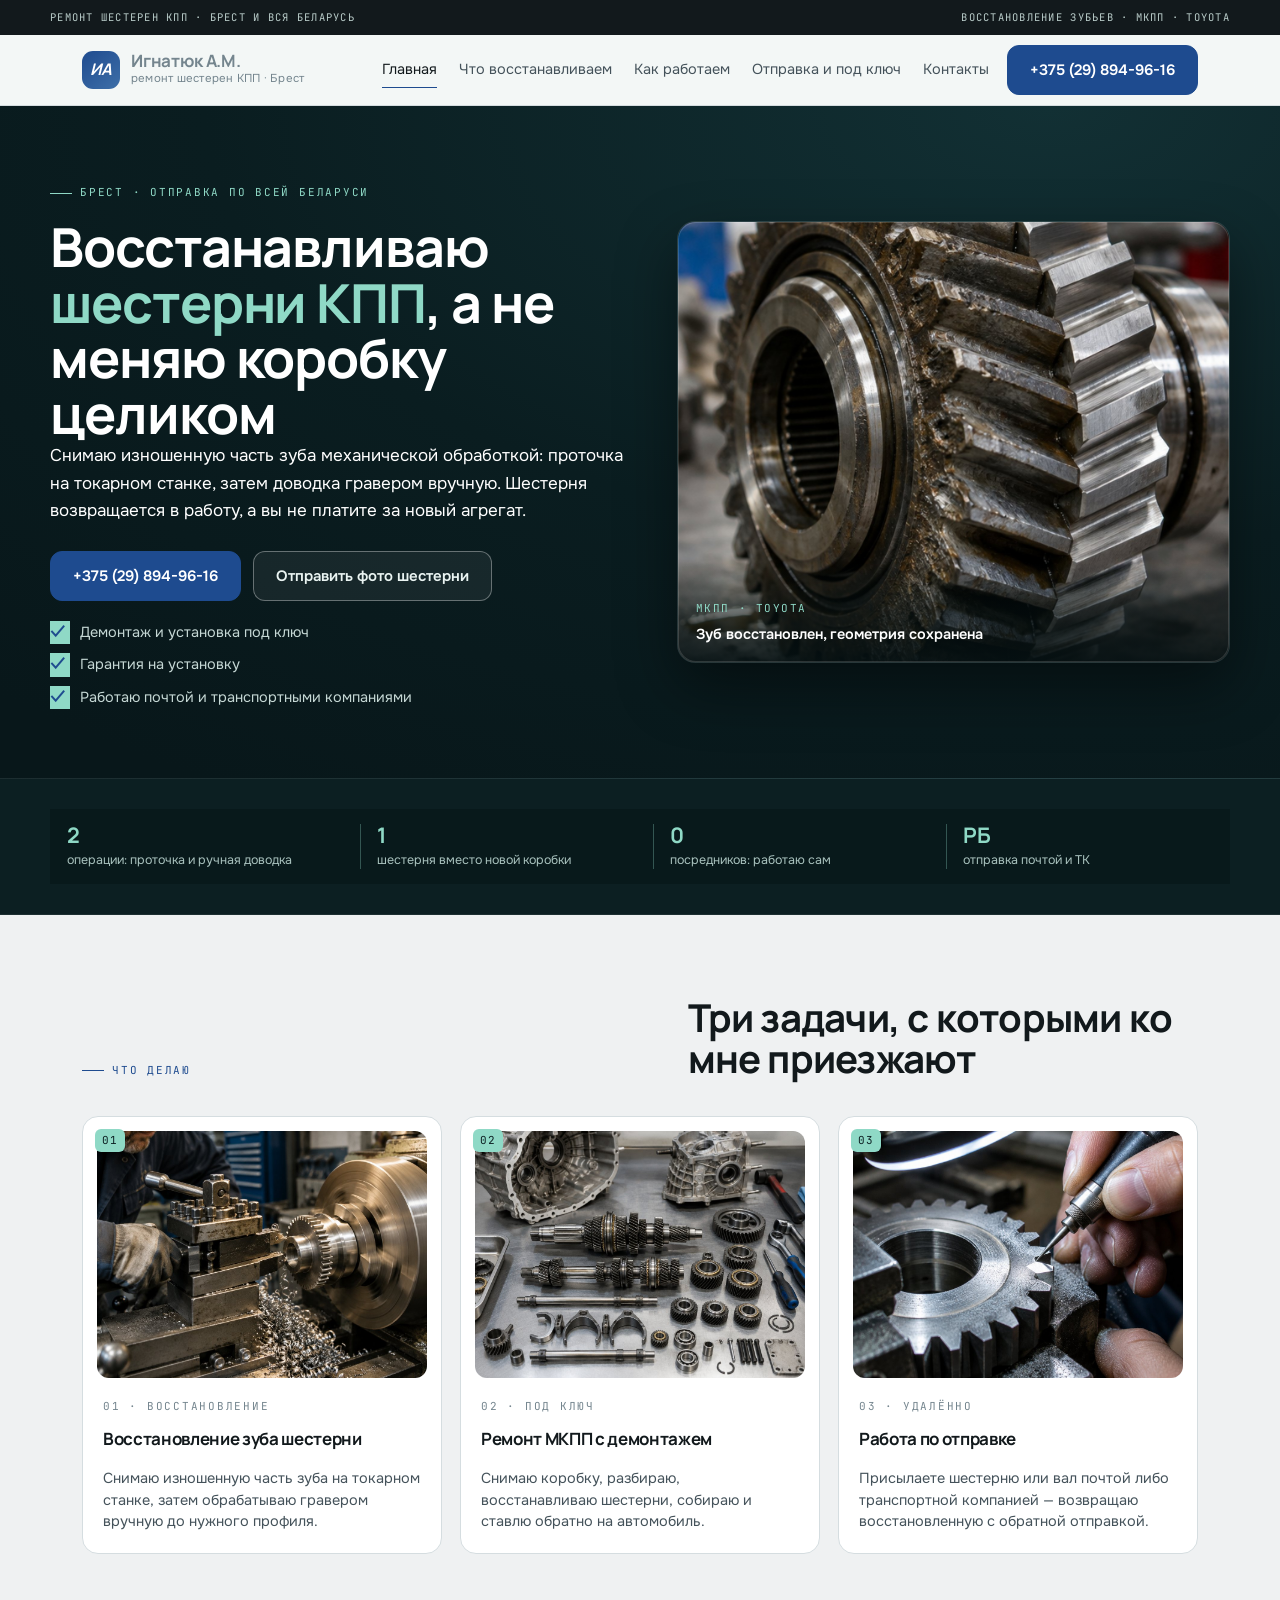
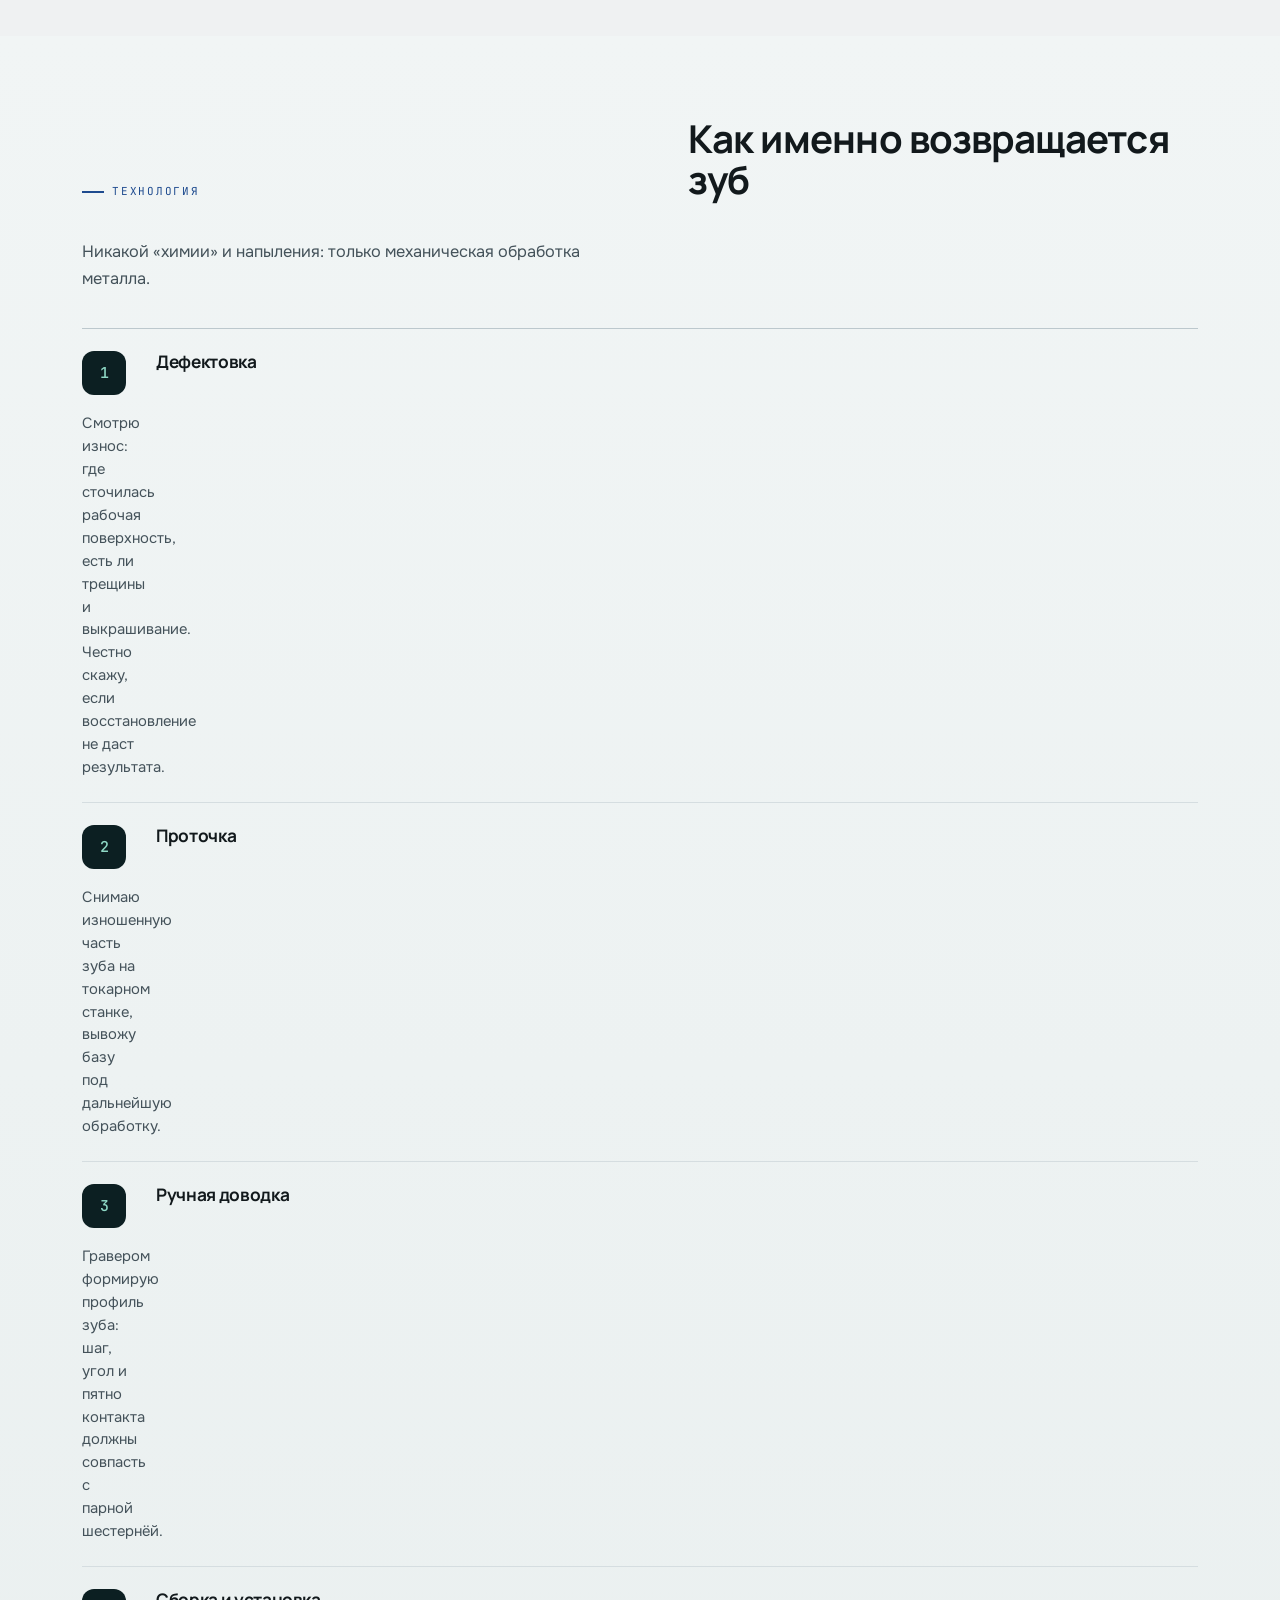
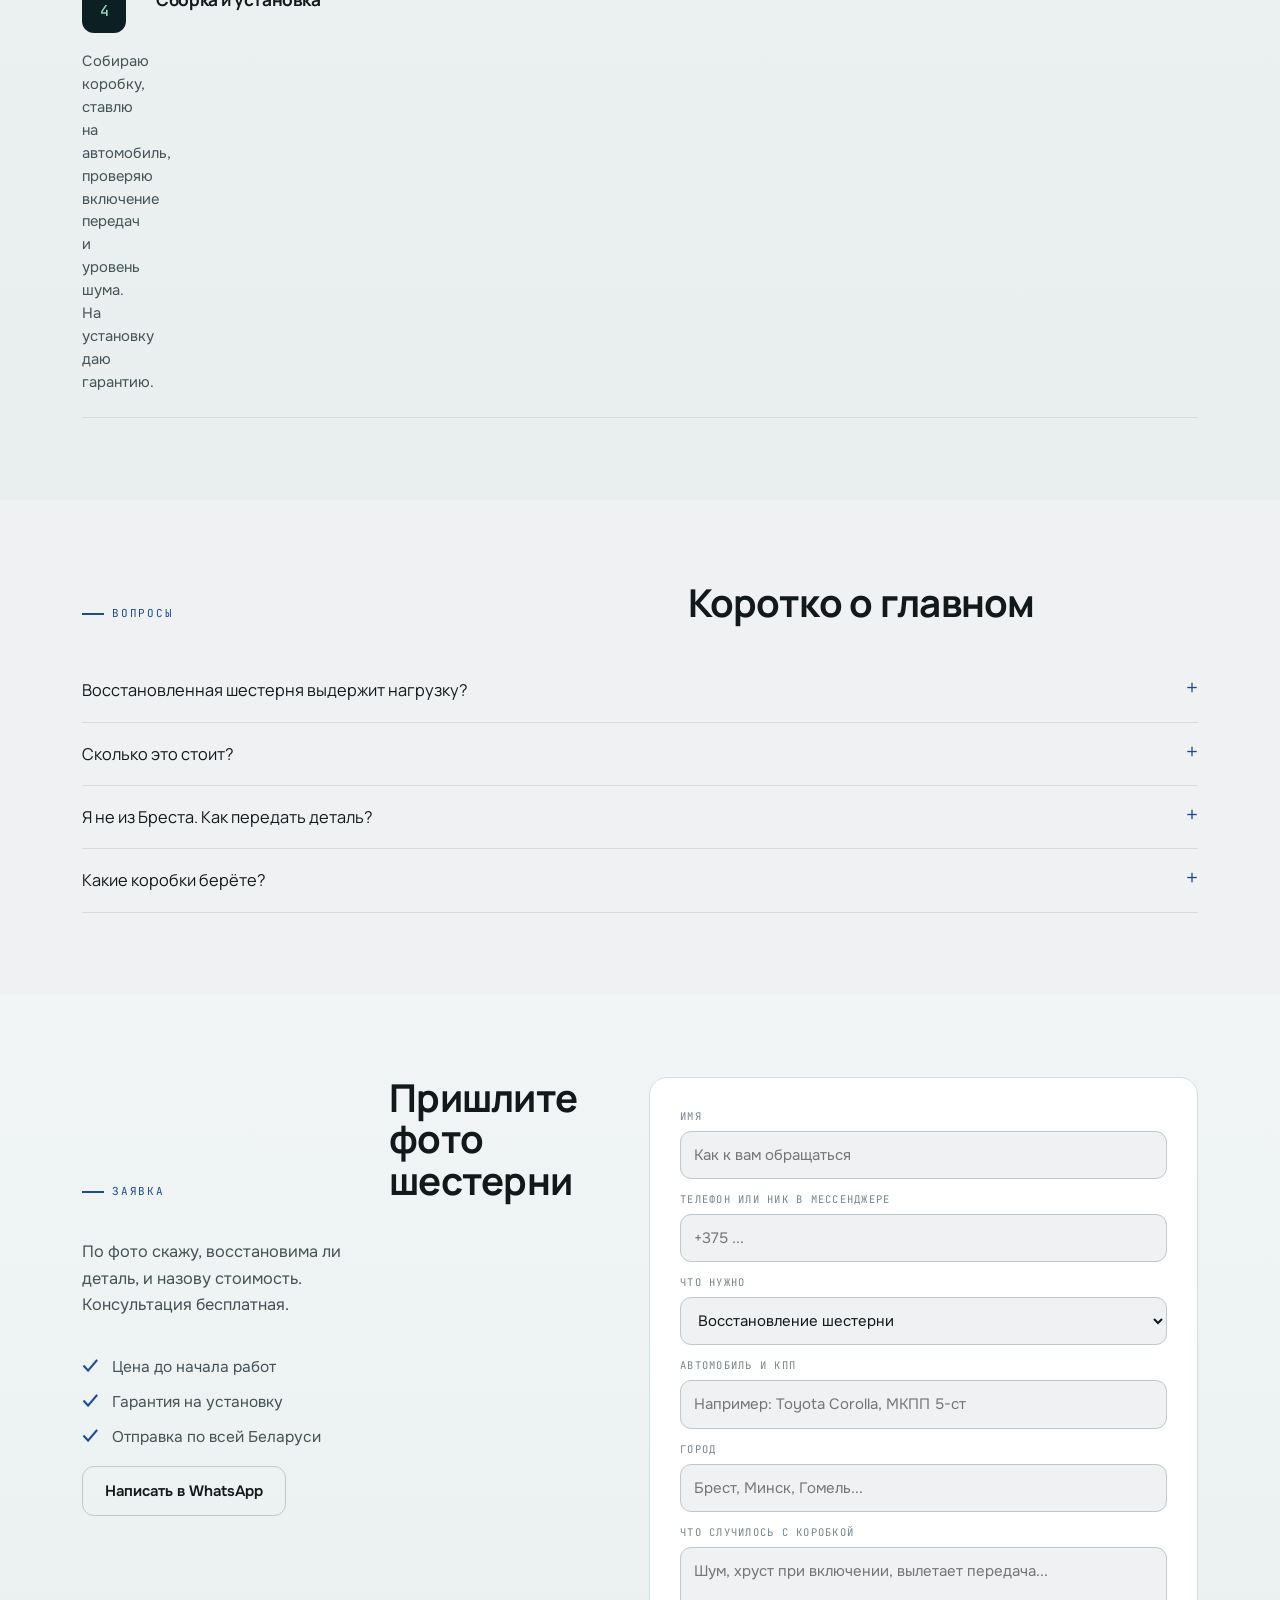
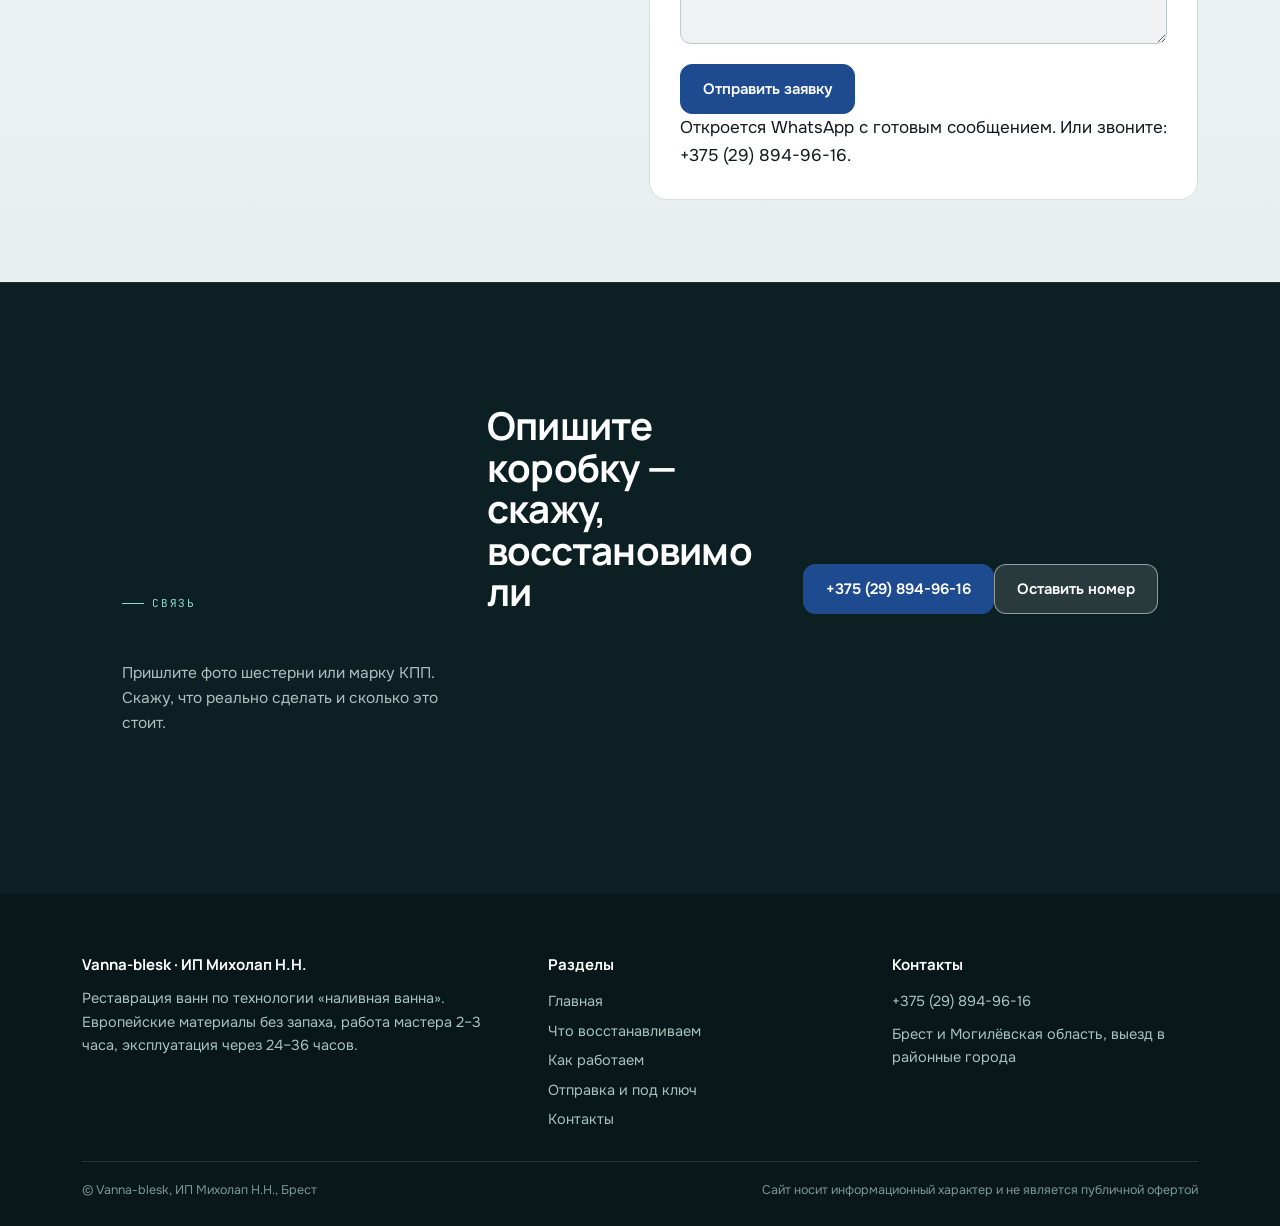
<file: index.html>
<!doctype html>
<html lang="ru">
<head>
<meta charset="utf-8">
<meta name="viewport" content="width=device-width,initial-scale=1">
<title>Ремонт шестерен КПП в Бресте — восстановление зубьев | Игнатюк А.М.</title>
<meta name="description" content="Восстановление шестерен коробок передач механической обработкой: проточка на станке и ручная доводка. Ремонт МКПП под ключ, отправка по Беларуси, гарантия на установку.">
<link rel="icon" href="assets/img/favicon.svg" type="image/svg+xml">
<link rel="preconnect" href="https://fonts.googleapis.com">
<link rel="preconnect" href="https://fonts.gstatic.com" crossorigin>
<link href="https://fonts.googleapis.com/css2?family=Manrope:wght@500;700;800&family=Onest:wght@400;500;600&family=JetBrains+Mono:wght@400;500&display=swap" rel="stylesheet">
<link rel="stylesheet" href="assets/css/site.css">
</head>
<body>
<div class="topbar"><div class="wrap topbar__in"><span>Ремонт шестерен КПП · Брест и вся Беларусь</span><span>Восстановление зубьев · МКПП · Toyota</span></div></div>
<header class="hdr"><div class="wrap hdr__in">
  <a class="logo" href="index.html"><i>ИА</i><span><b>Игнатюк А.М.</b><span>ремонт шестерен КПП · Брест</span></span></a>
  <nav class="nav"><a href="index.html" aria-current="page">Главная</a><a href="uslugi.html">Что восстанавливаем</a><a href="process.html">Как работаем</a><a href="dostavka.html">Отправка и под ключ</a><a href="kontakty.html">Контакты</a></nav>
  <a class="btn" href="tel:+375298949616">+375 (29) 894-96-16</a>
  <button class="burger" id="burger" aria-label="Меню" aria-expanded="false" aria-controls="drawer"><span></span></button>
</div></header>
<div class="drawer" id="drawer" data-open="false" aria-hidden="true">
  <div class="drawer__inner">
    <div class="drawer__top"><b>Меню</b><button class="drawer__close" id="drawerClose" aria-label="Закрыть">×</button></div>
    <a href="index.html" aria-current="page">Главная</a><a href="uslugi.html">Что восстанавливаем</a><a href="process.html">Как работаем</a><a href="dostavka.html">Отправка и под ключ</a><a href="kontakty.html">Контакты</a>
    <a href="tel:+375298949616" style="margin-top:16px;border:0"><span class="btn" style="width:100%">+375 (29) 894-96-16</span></a>
  </div>
</div>
<section class="hero"><div class="wrap hero__in">
<div class="hero__txt">
  <span class="kick">Брест · отправка по всей Беларуси</span>
  <h1>Восстанавливаю <em>шестерни КПП</em>, а не меняю коробку целиком</h1>
  <p class="lead">Снимаю изношенную часть зуба механической обработкой: проточка на токарном станке, затем доводка гравером вручную. Шестерня возвращается в работу, а вы не платите за новый агрегат.</p>
  <div class="hero__act"><a class="btn" href="tel:+375298949616">+375 (29) 894-96-16</a><a class="btn btn--ghost" href="#zayavka">Отправить фото шестерни</a></div>
  <ul class="checks"><li>Демонтаж и установка под ключ</li><li>Гарантия на установку</li><li>Работаю почтой и транспортными компаниями</li></ul>
</div>
<div class="hero__fig"><img src="assets/img/hero.jpg" alt="Шестерня коробки передач после восстановления" width="1680" height="1050" fetchpriority="high"><div class="hero__cap"><span class="mono">МКПП · Toyota</span><b>Зуб восстановлен, геометрия сохранена</b></div></div>
</div></section>

<section class="facts"><div class="wrap facts__in">
  <div class="fact"><b>2</b><span>операции: проточка и ручная доводка</span></div>
  <div class="fact"><b>1</b><span>шестерня вместо новой коробки</span></div>
  <div class="fact"><b>0</b><span>посредников: работаю сам</span></div>
  <div class="fact"><b>РБ</b><span>отправка почтой и ТК</span></div>
</div></section>

<section class="sec"><div class="wrap">
<div class="shead"><span class="kick">что делаю</span><h2>Три задачи, с которыми ко мне приезжают</h2></div>
<div class="grid3">
  <div class="card"><img src="assets/img/lathe.jpg" alt="Проточка шестерни на токарном станке" width="1100" height="825" loading="lazy"><div class="svc__body"><span class="mono">01 · восстановление</span><h3>Восстановление зуба шестерни</h3><p>Снимаю изношенную часть зуба на токарном станке, затем обрабатываю гравером вручную до нужного профиля.</p></div></div>
  <div class="card"><img src="assets/img/gearbox.jpg" alt="Разобранная коробка передач" width="1100" height="825" loading="lazy"><div class="svc__body"><span class="mono">02 · под ключ</span><h3>Ремонт МКПП с демонтажем</h3><p>Снимаю коробку, разбираю, восстанавливаю шестерни, собираю и ставлю обратно на автомобиль.</p></div></div>
  <div class="card"><img src="assets/img/engraver.jpg" alt="Доводка зуба гравером" width="1100" height="825" loading="lazy"><div class="svc__body"><span class="mono">03 · удалённо</span><h3>Работа по отправке</h3><p>Присылаете шестерню или вал почтой либо транспортной компанией — возвращаю восстановленную с обратной отправкой.</p></div></div>
</div>
</div></section>

<section class="sec sec--alt"><div class="wrap">
<div class="shead"><span class="kick">технология</span><h2>Как именно возвращается зуб</h2><p>Никакой «химии» и напыления: только механическая обработка металла.</p></div>
<div class="steps">
  <div class="step"><span class="step__n">1</span><h3>Дефектовка</h3><p>Смотрю износ: где сточилась рабочая поверхность, есть ли трещины и выкрашивание. Честно скажу, если восстановление не даст результата.</p></div>
  <div class="step"><span class="step__n">2</span><h3>Проточка</h3><p>Снимаю изношенную часть зуба на токарном станке, вывожу базу под дальнейшую обработку.</p></div>
  <div class="step"><span class="step__n">3</span><h3>Ручная доводка</h3><p>Гравером формирую профиль зуба: шаг, угол и пятно контакта должны совпасть с парной шестернёй.</p></div>
  <div class="step"><span class="step__n">4</span><h3>Сборка и установка</h3><p>Собираю коробку, ставлю на автомобиль, проверяю включение передач и уровень шума. На установку даю гарантию.</p></div>
</div>
</div></section>

<section class="sec"><div class="wrap">
<div class="shead"><span class="kick">вопросы</span><h2>Коротко о главном</h2></div>
<div class="faq">
  <div class="faq__i" data-open="false"><button class="faq__q" aria-expanded="false">Восстановленная шестерня выдержит нагрузку?</button><div class="faq__a"><p>Да, если износ не критический: работаю по металлу, а не по напылению, поэтому прочность зуба остаётся в пределах заводской. Если деталь уже треснула, скажу об этом до начала работ.</p></div></div>
  <div class="faq__i" data-open="false"><button class="faq__q" aria-expanded="false">Сколько это стоит?</button><div class="faq__a"><p>Стоимость зависит от типа шестерни, степени износа и того, нужен ли демонтаж коробки. Скажу цену после фото или осмотра — до начала работ, без «доплат по факту».</p></div></div>
  <div class="faq__i" data-open="false"><button class="faq__q" aria-expanded="false">Я не из Бреста. Как передать деталь?</button><div class="faq__a"><p>Почтой или транспортной компанией. Согласуем отправку по телефону, восстановленную деталь отправляю обратно тем же способом.</p></div></div>
  <div class="faq__i" data-open="false"><button class="faq__q" aria-expanded="false">Какие коробки берёте?</button><div class="faq__a"><p>Основное направление — механические коробки Toyota. По другим маркам и типам КПП уточняйте: многое зависит от конструкции шестерни и доступности деталей.</p></div></div>
</div>
</div></section>

<section class="sec sec--alt" id="zayavka"><div class="wrap"><div class="grid2" style="align-items:start">
<div><div class="shead"><span class="kick">заявка</span><h2>Пришлите фото шестерни</h2><p>По фото скажу, восстановима ли деталь, и назову стоимость. Консультация бесплатная.</p></div>
<ul class="checks" style="margin-top:8px"><li>Цена до начала работ</li><li>Гарантия на установку</li><li>Отправка по всей Беларуси</li></ul>
<p style="margin-top:16px"><a class="btn btn--ghost" href="https://wa.me/375298949616">Написать в WhatsApp</a></p></div>
<div class="form">
  <form data-form novalidate>
    <div class="form__row"><div class="fld"><label for="f-name">Имя</label><input id="f-name" type="text" placeholder="Как к вам обращаться" autocomplete="name"></div></div>
    <div class="form__row"><div class="fld"><label for="f-phone">Телефон или ник в мессенджере</label><input id="f-phone" type="text" placeholder="+375 ..." autocomplete="tel"></div></div>
    <div class="form__row"><div class="fld"><label for="f-what">Что нужно</label><select id="f-what">
      <option>Восстановление шестерни</option><option>Ремонт МКПП под ключ</option><option>Демонтаж и установка</option><option>Отправка почтой или ТК</option><option>Пока не знаю, нужна консультация</option>
    </select></div></div>
    <div class="form__row"><div class="fld"><label for="f-size">Автомобиль и КПП</label><input id="f-size" type="text" placeholder="Например: Toyota Corolla, МКПП 5-ст"></div></div>
    <div class="form__row"><div class="fld"><label for="f-where">Город</label><input id="f-where" type="text" placeholder="Брест, Минск, Гомель..."></div></div>
    <div class="form__row"><div class="fld"><label for="f-msg">Что случилось с коробкой</label><textarea id="f-msg" rows="3" placeholder="Шум, хруст при включении, вылетает передача..."></textarea></div></div>
    <button class="btn" type="submit">Отправить заявку</button>
    <p class="form__hint">Откроется WhatsApp с готовым сообщением. Или звоните: +375 (29) 894-96-16.</p>
    <div class="formout" role="status" aria-live="polite"></div>
  </form>
</div>
</div></div></section>

<section class="sec sec--ink"><div class="wrap"><div class="cta">
<div><div class="shead"><span class="kick">связь</span><h2>Опишите коробку — скажу, восстановимо ли</h2><p>Пришлите фото шестерни или марку КПП. Скажу, что реально сделать и сколько это стоит.</p></div></div>
<div class="cta__act"><a class="btn" href="tel:+375298949616">+375 (29) 894-96-16</a><a class="btn btn--w" href="kontakty.html#zayavka">Оставить номер</a></div>
</div></div></section>

<footer class="foot"><div class="wrap">
  <div class="foot__grid">
    <div><b>Vanna-blesk · ИП Михолап Н.Н.</b>Реставрация ванн по технологии «наливная ванна». Европейские материалы без запаха, работа мастера 2–3 часа, эксплуатация через 24–36 часов.</div>
    <div><b>Разделы</b><a href="index.html">Главная</a><a href="uslugi.html">Что восстанавливаем</a><a href="process.html">Как работаем</a><a href="dostavka.html">Отправка и под ключ</a><a href="kontakty.html">Контакты</a></div>
    <div><b>Контакты</b><a href="tel:+375298949616">+375 (29) 894-96-16</a><a href=""></a>Брест и Могилёвская область, выезд в районные города</div>
  </div>
  <div class="foot__bot"><span>© Vanna-blesk, ИП Михолап Н.Н., Брест</span><span>Сайт носит информационный характер и не является публичной офертой</span></div>
</div></footer>
<div class="fbar"><a class="btn" href="tel:+375298949616">Позвонить</a><a class="btn btn--ghost" href="https://wa.me/375298949616">WhatsApp</a></div>
<script src="assets/js/main.js" defer></script>
</body>
</html>
</file>
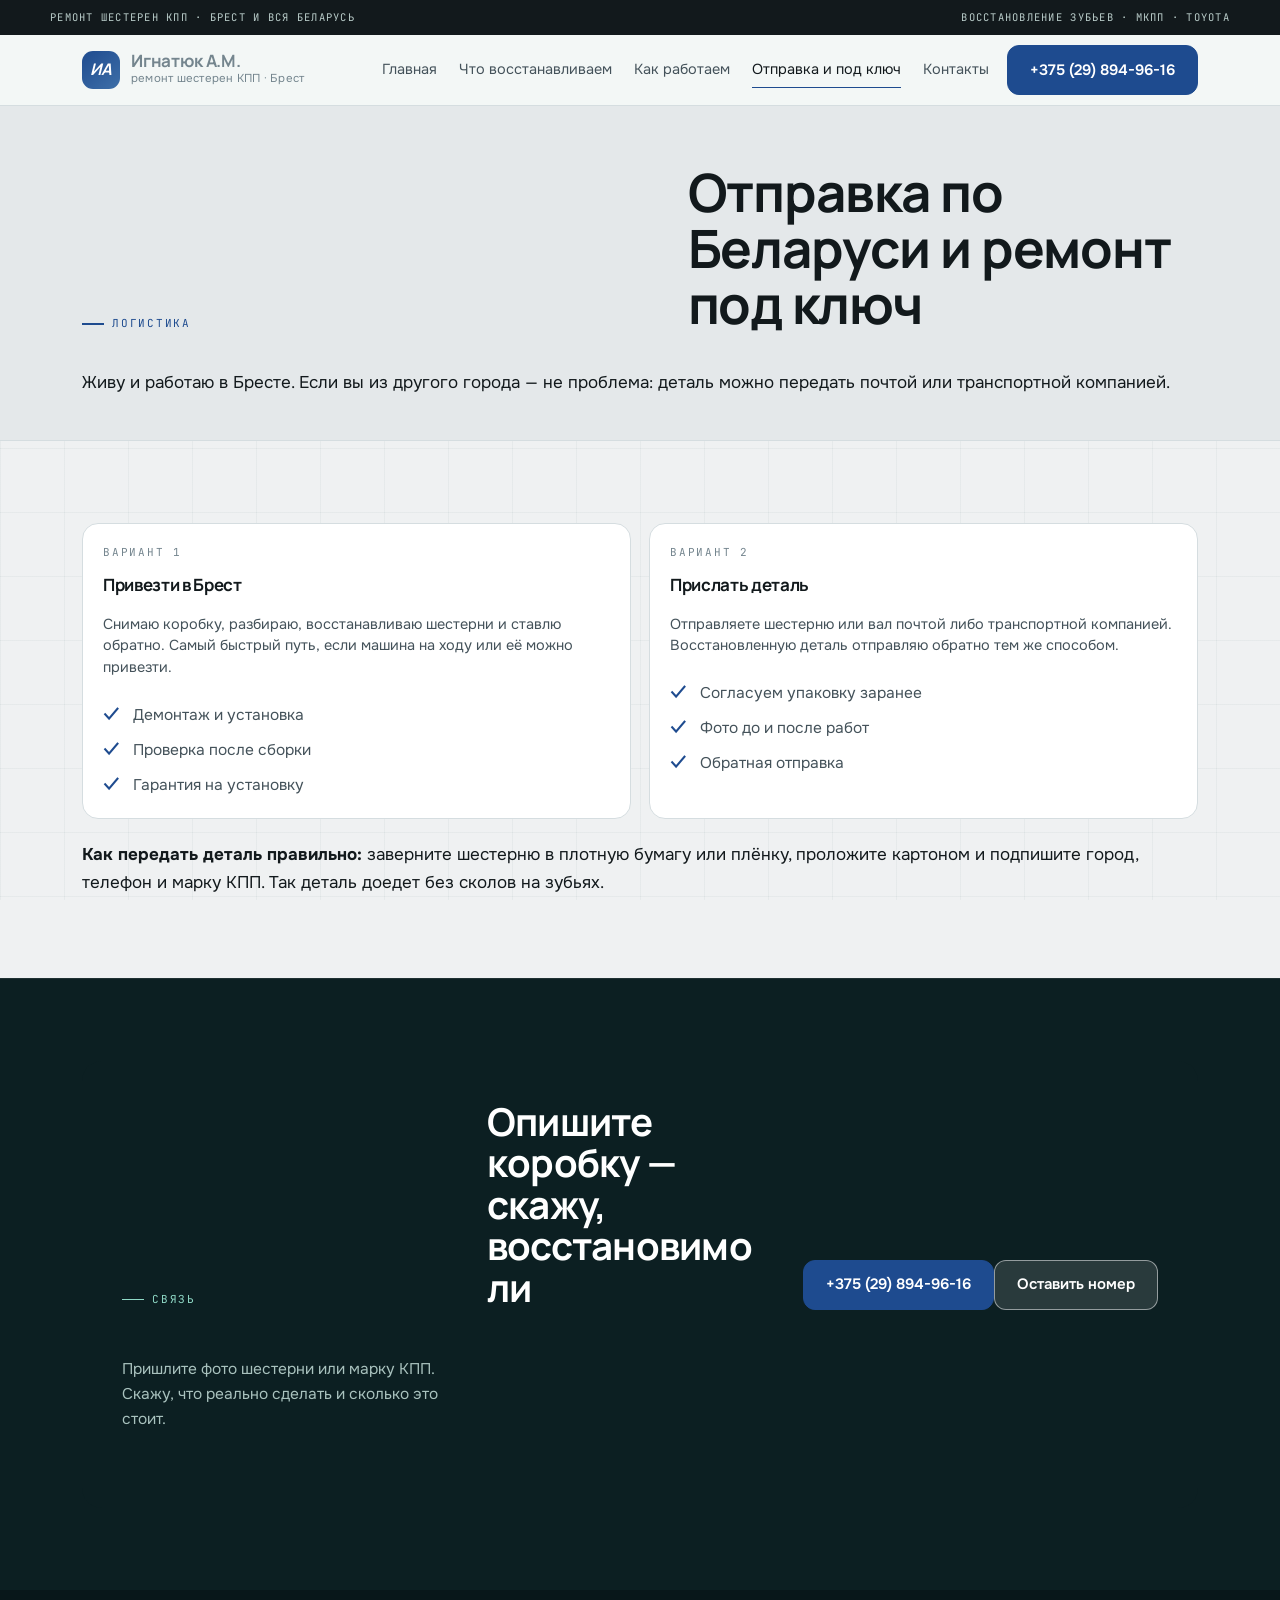
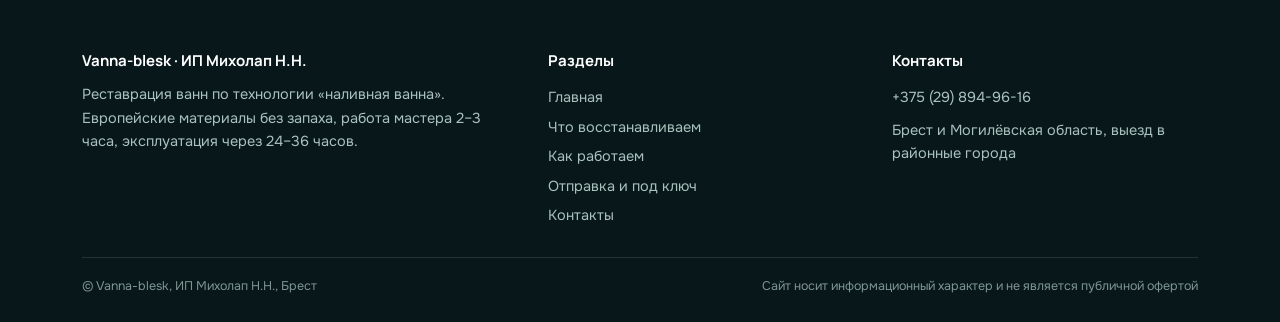
<file: dostavka.html>
<!doctype html>
<html lang="ru">
<head>
<meta charset="utf-8">
<meta name="viewport" content="width=device-width,initial-scale=1">
<title>Отправка почтой и ремонт под ключ — Брест | Игнатюк А.М.</title>
<meta name="description" content="Привезти коробку в Брест или прислать деталь почтой и транспортной компанией. Обратная отправка.">
<link rel="icon" href="assets/img/favicon.svg" type="image/svg+xml">
<link rel="preconnect" href="https://fonts.googleapis.com">
<link rel="preconnect" href="https://fonts.gstatic.com" crossorigin>
<link href="https://fonts.googleapis.com/css2?family=Manrope:wght@500;700;800&family=Onest:wght@400;500;600&family=JetBrains+Mono:wght@400;500&display=swap" rel="stylesheet">
<link rel="stylesheet" href="assets/css/site.css">
</head>
<body>
<div class="topbar"><div class="wrap topbar__in"><span>Ремонт шестерен КПП · Брест и вся Беларусь</span><span>Восстановление зубьев · МКПП · Toyota</span></div></div>
<header class="hdr"><div class="wrap hdr__in">
  <a class="logo" href="index.html"><i>ИА</i><span><b>Игнатюк А.М.</b><span>ремонт шестерен КПП · Брест</span></span></a>
  <nav class="nav"><a href="index.html">Главная</a><a href="uslugi.html">Что восстанавливаем</a><a href="process.html">Как работаем</a><a href="dostavka.html" aria-current="page">Отправка и под ключ</a><a href="kontakty.html">Контакты</a></nav>
  <a class="btn" href="tel:+375298949616">+375 (29) 894-96-16</a>
  <button class="burger" id="burger" aria-label="Меню" aria-expanded="false" aria-controls="drawer"><span></span></button>
</div></header>
<div class="drawer" id="drawer" data-open="false" aria-hidden="true">
  <div class="drawer__inner">
    <div class="drawer__top"><b>Меню</b><button class="drawer__close" id="drawerClose" aria-label="Закрыть">×</button></div>
    <a href="index.html">Главная</a><a href="uslugi.html">Что восстанавливаем</a><a href="process.html">Как работаем</a><a href="dostavka.html" aria-current="page">Отправка и под ключ</a><a href="kontakty.html">Контакты</a>
    <a href="tel:+375298949616" style="margin-top:16px;border:0"><span class="btn" style="width:100%">+375 (29) 894-96-16</span></a>
  </div>
</div>
<section class="phead"><div class="wrap">
<div class="shead"><span class="kick">логистика</span><h1>Отправка по Беларуси и ремонт под ключ</h1></div>
<p class="lead">Живу и работаю в Бресте. Если вы из другого города — не проблема: деталь можно передать почтой или транспортной компанией.</p>
</div></section>

<section class="sec"><div class="wrap">
<div class="grid2">
  <div class="card"><div class="svc__body"><span class="mono">вариант 1</span><h3>Привезти в Брест</h3><p>Снимаю коробку, разбираю, восстанавливаю шестерни и ставлю обратно. Самый быстрый путь, если машина на ходу или её можно привезти.</p><ul class="checks" style="margin-top:12px"><li>Демонтаж и установка</li><li>Проверка после сборки</li><li>Гарантия на установку</li></ul></div></div>
  <div class="card"><div class="svc__body"><span class="mono">вариант 2</span><h3>Прислать деталь</h3><p>Отправляете шестерню или вал почтой либо транспортной компанией. Восстановленную деталь отправляю обратно тем же способом.</p><ul class="checks" style="margin-top:12px"><li>Согласуем упаковку заранее</li><li>Фото до и после работ</li><li>Обратная отправка</li></ul></div></div>
</div>
<div class="note" style="margin-top:22px"><b>Как передать деталь правильно:</b> заверните шестерню в плотную бумагу или плёнку, проложите картоном и подпишите город, телефон и марку КПП. Так деталь доедет без сколов на зубьях.</div>
</div></section>

<section class="sec sec--ink"><div class="wrap"><div class="cta">
<div><div class="shead"><span class="kick">связь</span><h2>Опишите коробку — скажу, восстановимо ли</h2><p>Пришлите фото шестерни или марку КПП. Скажу, что реально сделать и сколько это стоит.</p></div></div>
<div class="cta__act"><a class="btn" href="tel:+375298949616">+375 (29) 894-96-16</a><a class="btn btn--w" href="kontakty.html#zayavka">Оставить номер</a></div>
</div></div></section>

<footer class="foot"><div class="wrap">
  <div class="foot__grid">
    <div><b>Vanna-blesk · ИП Михолап Н.Н.</b>Реставрация ванн по технологии «наливная ванна». Европейские материалы без запаха, работа мастера 2–3 часа, эксплуатация через 24–36 часов.</div>
    <div><b>Разделы</b><a href="index.html">Главная</a><a href="uslugi.html">Что восстанавливаем</a><a href="process.html">Как работаем</a><a href="dostavka.html">Отправка и под ключ</a><a href="kontakty.html">Контакты</a></div>
    <div><b>Контакты</b><a href="tel:+375298949616">+375 (29) 894-96-16</a><a href=""></a>Брест и Могилёвская область, выезд в районные города</div>
  </div>
  <div class="foot__bot"><span>© Vanna-blesk, ИП Михолап Н.Н., Брест</span><span>Сайт носит информационный характер и не является публичной офертой</span></div>
</div></footer>
<div class="fbar"><a class="btn" href="tel:+375298949616">Позвонить</a><a class="btn btn--ghost" href="https://wa.me/375298949616">WhatsApp</a></div>
<script src="assets/js/main.js" defer></script>
</body>
</html>
</file>
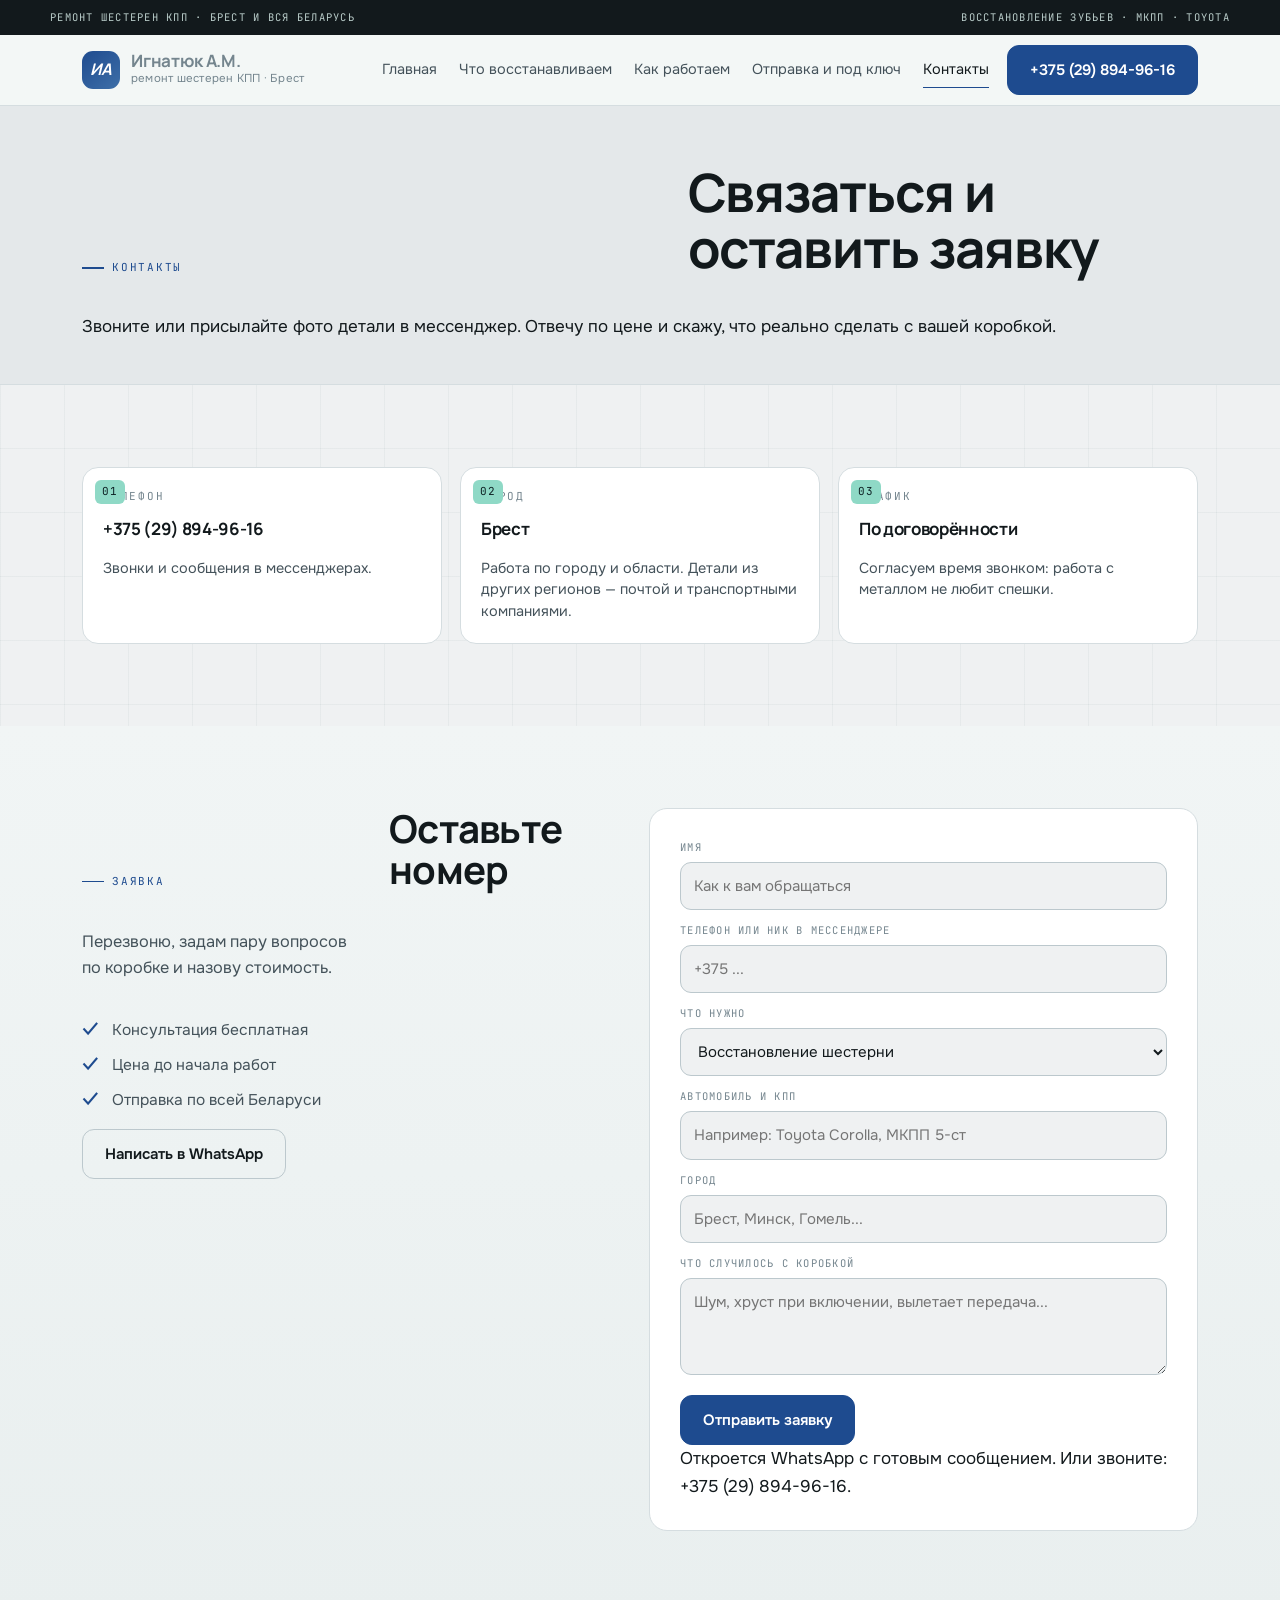
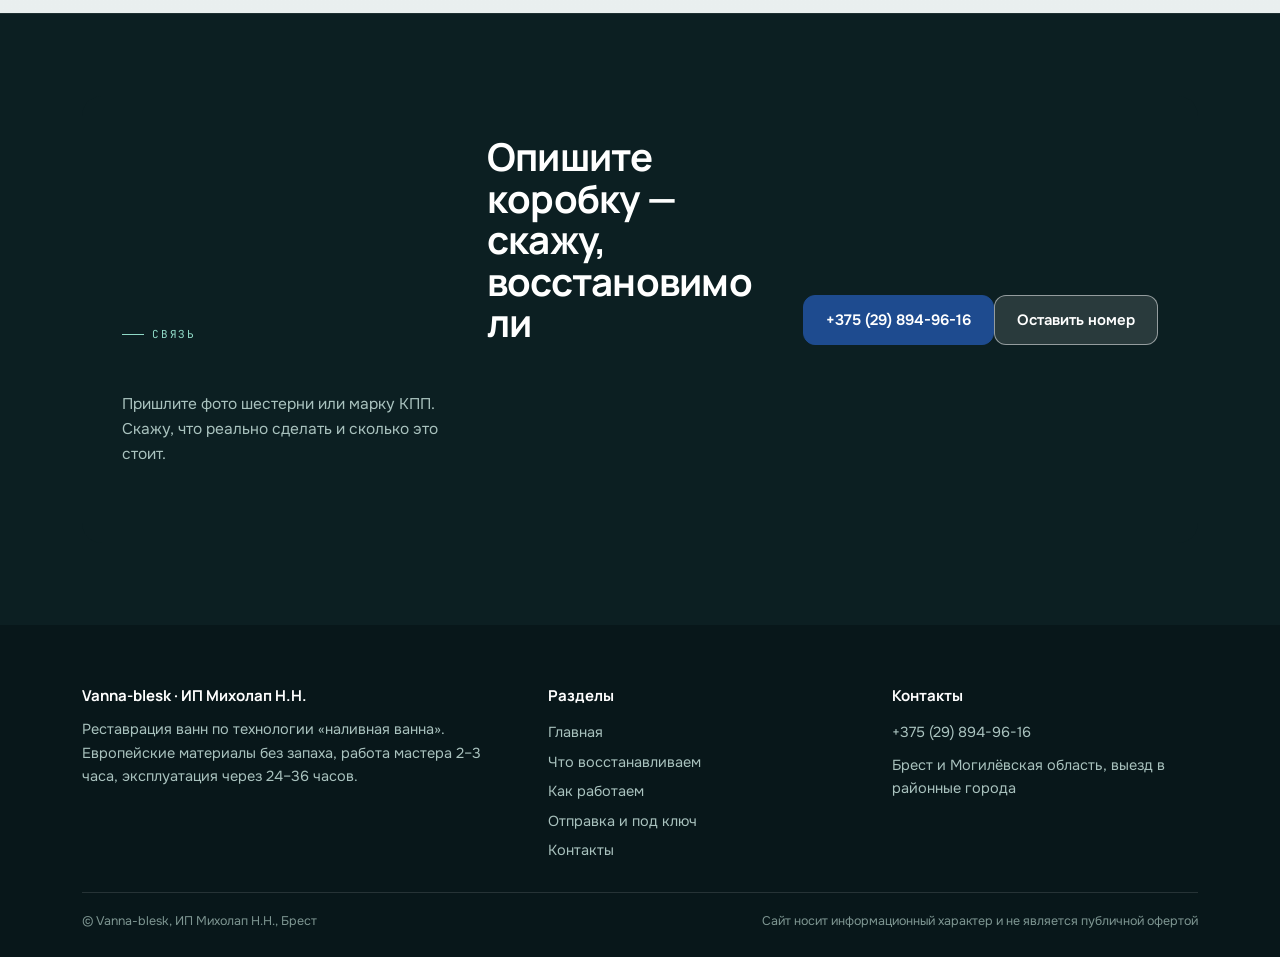
<file: kontakty.html>
<!doctype html>
<html lang="ru">
<head>
<meta charset="utf-8">
<meta name="viewport" content="width=device-width,initial-scale=1">
<title>Контакты — ремонт шестерен КПП, Брест | Игнатюк А.М.</title>
<meta name="description" content="Телефон, город и форма заявки на восстановление шестерен коробки передач.">
<link rel="icon" href="assets/img/favicon.svg" type="image/svg+xml">
<link rel="preconnect" href="https://fonts.googleapis.com">
<link rel="preconnect" href="https://fonts.gstatic.com" crossorigin>
<link href="https://fonts.googleapis.com/css2?family=Manrope:wght@500;700;800&family=Onest:wght@400;500;600&family=JetBrains+Mono:wght@400;500&display=swap" rel="stylesheet">
<link rel="stylesheet" href="assets/css/site.css">
</head>
<body>
<div class="topbar"><div class="wrap topbar__in"><span>Ремонт шестерен КПП · Брест и вся Беларусь</span><span>Восстановление зубьев · МКПП · Toyota</span></div></div>
<header class="hdr"><div class="wrap hdr__in">
  <a class="logo" href="index.html"><i>ИА</i><span><b>Игнатюк А.М.</b><span>ремонт шестерен КПП · Брест</span></span></a>
  <nav class="nav"><a href="index.html">Главная</a><a href="uslugi.html">Что восстанавливаем</a><a href="process.html">Как работаем</a><a href="dostavka.html">Отправка и под ключ</a><a href="kontakty.html" aria-current="page">Контакты</a></nav>
  <a class="btn" href="tel:+375298949616">+375 (29) 894-96-16</a>
  <button class="burger" id="burger" aria-label="Меню" aria-expanded="false" aria-controls="drawer"><span></span></button>
</div></header>
<div class="drawer" id="drawer" data-open="false" aria-hidden="true">
  <div class="drawer__inner">
    <div class="drawer__top"><b>Меню</b><button class="drawer__close" id="drawerClose" aria-label="Закрыть">×</button></div>
    <a href="index.html">Главная</a><a href="uslugi.html">Что восстанавливаем</a><a href="process.html">Как работаем</a><a href="dostavka.html">Отправка и под ключ</a><a href="kontakty.html" aria-current="page">Контакты</a>
    <a href="tel:+375298949616" style="margin-top:16px;border:0"><span class="btn" style="width:100%">+375 (29) 894-96-16</span></a>
  </div>
</div>
<section class="phead"><div class="wrap">
<div class="shead"><span class="kick">контакты</span><h1>Связаться и оставить заявку</h1></div>
<p class="lead">Звоните или присылайте фото детали в мессенджер. Отвечу по цене и скажу, что реально сделать с вашей коробкой.</p>
</div></section>

<section class="sec"><div class="wrap">
<div class="grid3">
  <div class="card"><div class="svc__body"><span class="mono">телефон</span><h3><a href="tel:+375298949616">+375 (29) 894-96-16</a></h3><p>Звонки и сообщения в мессенджерах.</p></div></div>
  <div class="card"><div class="svc__body"><span class="mono">город</span><h3>Брест</h3><p>Работа по городу и области. Детали из других регионов — почтой и транспортными компаниями.</p></div></div>
  <div class="card"><div class="svc__body"><span class="mono">график</span><h3>По договорённости</h3><p>Согласуем время звонком: работа с металлом не любит спешки.</p></div></div>
</div>
</div></section>

<section class="sec sec--alt" id="zayavka"><div class="wrap"><div class="grid2" style="align-items:start">
<div><div class="shead"><span class="kick">заявка</span><h2>Оставьте номер</h2><p>Перезвоню, задам пару вопросов по коробке и назову стоимость.</p></div>
<ul class="checks" style="margin-top:8px"><li>Консультация бесплатная</li><li>Цена до начала работ</li><li>Отправка по всей Беларуси</li></ul>
<p style="margin-top:16px"><a class="btn btn--ghost" href="https://wa.me/375298949616">Написать в WhatsApp</a></p></div>
<div class="form">
  <form data-form novalidate>
    <div class="form__row"><div class="fld"><label for="f-name">Имя</label><input id="f-name" type="text" placeholder="Как к вам обращаться" autocomplete="name"></div></div>
    <div class="form__row"><div class="fld"><label for="f-phone">Телефон или ник в мессенджере</label><input id="f-phone" type="text" placeholder="+375 ..." autocomplete="tel"></div></div>
    <div class="form__row"><div class="fld"><label for="f-what">Что нужно</label><select id="f-what">
      <option>Восстановление шестерни</option><option>Ремонт МКПП под ключ</option><option>Демонтаж и установка</option><option>Отправка почтой или ТК</option><option>Пока не знаю, нужна консультация</option>
    </select></div></div>
    <div class="form__row"><div class="fld"><label for="f-size">Автомобиль и КПП</label><input id="f-size" type="text" placeholder="Например: Toyota Corolla, МКПП 5-ст"></div></div>
    <div class="form__row"><div class="fld"><label for="f-where">Город</label><input id="f-where" type="text" placeholder="Брест, Минск, Гомель..."></div></div>
    <div class="form__row"><div class="fld"><label for="f-msg">Что случилось с коробкой</label><textarea id="f-msg" rows="3" placeholder="Шум, хруст при включении, вылетает передача..."></textarea></div></div>
    <button class="btn" type="submit">Отправить заявку</button>
    <p class="form__hint">Откроется WhatsApp с готовым сообщением. Или звоните: +375 (29) 894-96-16.</p>
    <div class="formout" role="status" aria-live="polite"></div>
  </form>
</div>
</div></div></section>

<section class="sec sec--ink"><div class="wrap"><div class="cta">
<div><div class="shead"><span class="kick">связь</span><h2>Опишите коробку — скажу, восстановимо ли</h2><p>Пришлите фото шестерни или марку КПП. Скажу, что реально сделать и сколько это стоит.</p></div></div>
<div class="cta__act"><a class="btn" href="tel:+375298949616">+375 (29) 894-96-16</a><a class="btn btn--w" href="kontakty.html#zayavka">Оставить номер</a></div>
</div></div></section>

<footer class="foot"><div class="wrap">
  <div class="foot__grid">
    <div><b>Vanna-blesk · ИП Михолап Н.Н.</b>Реставрация ванн по технологии «наливная ванна». Европейские материалы без запаха, работа мастера 2–3 часа, эксплуатация через 24–36 часов.</div>
    <div><b>Разделы</b><a href="index.html">Главная</a><a href="uslugi.html">Что восстанавливаем</a><a href="process.html">Как работаем</a><a href="dostavka.html">Отправка и под ключ</a><a href="kontakty.html">Контакты</a></div>
    <div><b>Контакты</b><a href="tel:+375298949616">+375 (29) 894-96-16</a><a href=""></a>Брест и Могилёвская область, выезд в районные города</div>
  </div>
  <div class="foot__bot"><span>© Vanna-blesk, ИП Михолап Н.Н., Брест</span><span>Сайт носит информационный характер и не является публичной офертой</span></div>
</div></footer>
<div class="fbar"><a class="btn" href="tel:+375298949616">Позвонить</a><a class="btn btn--ghost" href="https://wa.me/375298949616">WhatsApp</a></div>
<script src="assets/js/main.js" defer></script>
</body>
</html>
</file>
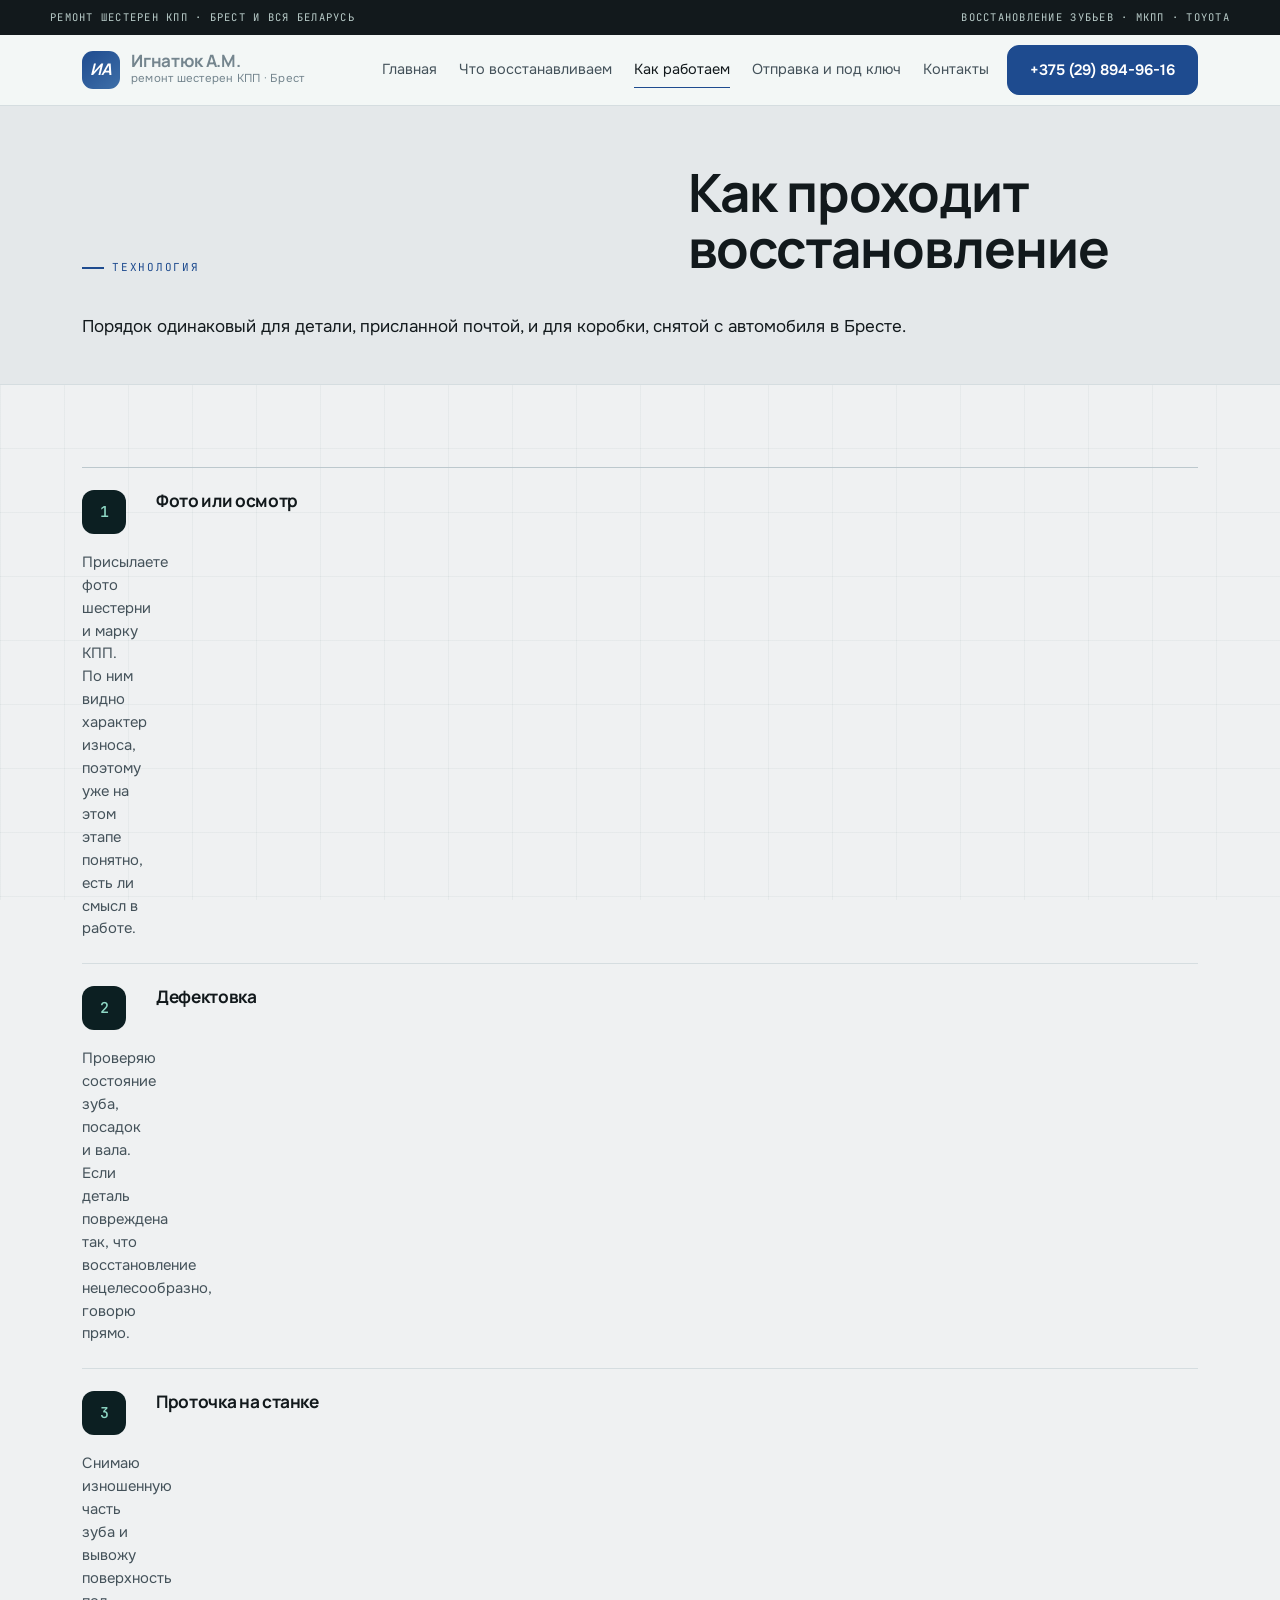
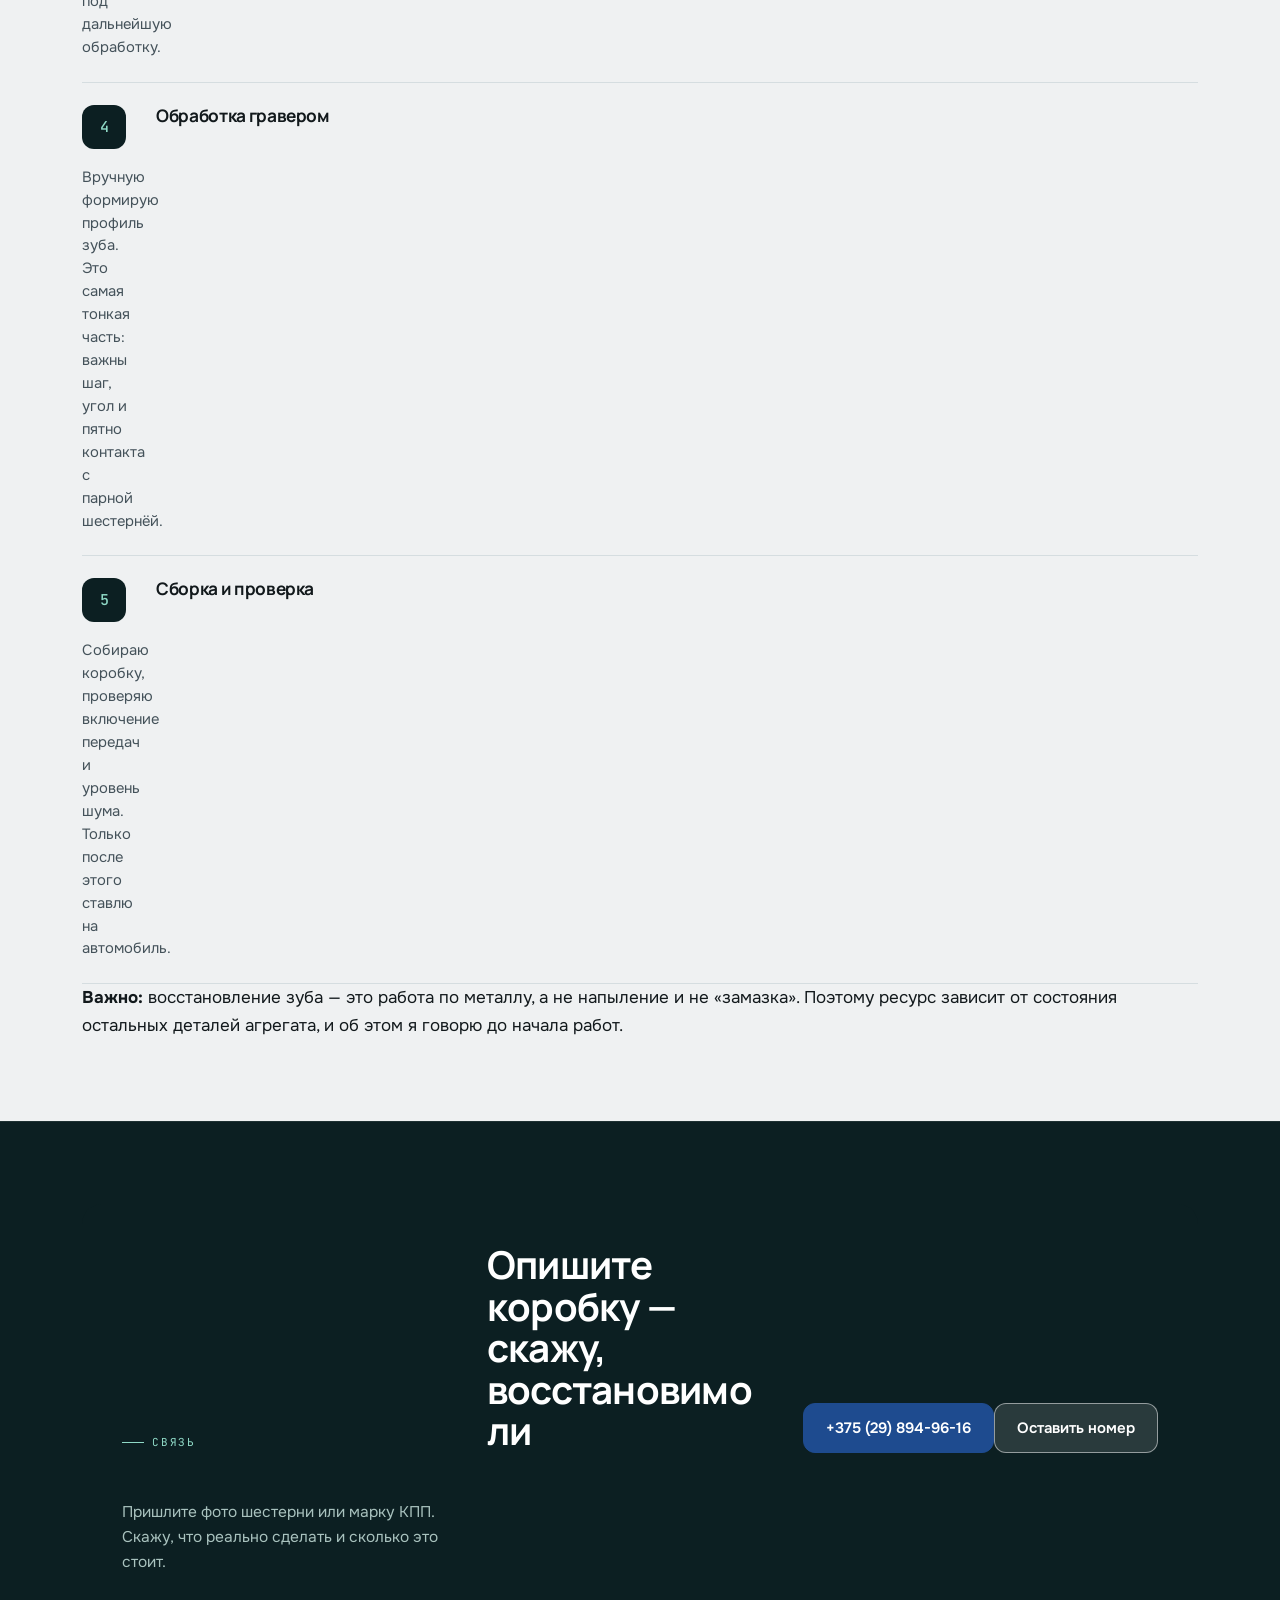
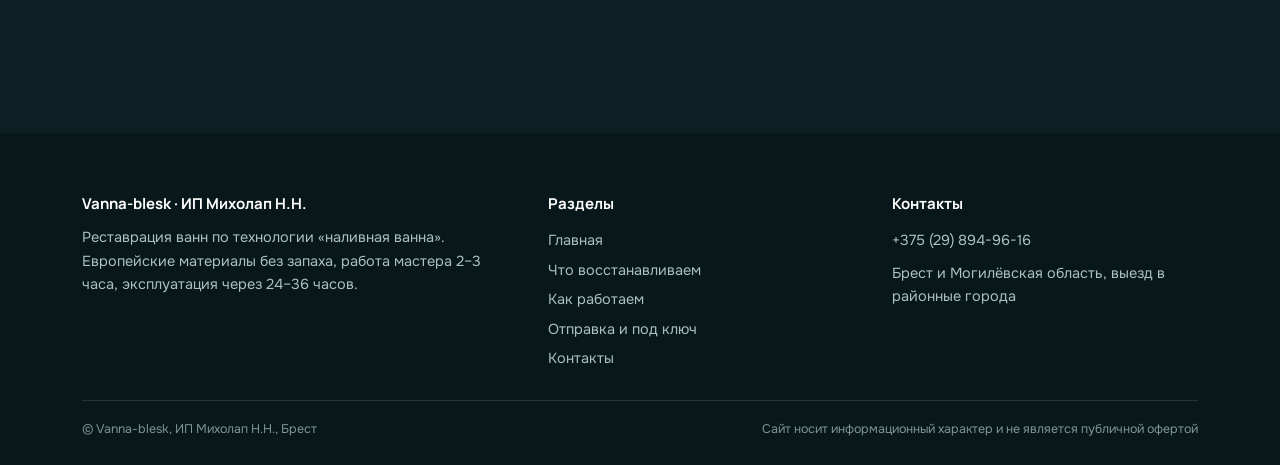
<file: process.html>
<!doctype html>
<html lang="ru">
<head>
<meta charset="utf-8">
<meta name="viewport" content="width=device-width,initial-scale=1">
<title>Как проходит восстановление шестерни — этапы | Игнатюк А.М.</title>
<meta name="description" content="Пять этапов: фото и дефектовка, проточка на токарном станке, ручная доводка гравером, сборка и проверка.">
<link rel="icon" href="assets/img/favicon.svg" type="image/svg+xml">
<link rel="preconnect" href="https://fonts.googleapis.com">
<link rel="preconnect" href="https://fonts.gstatic.com" crossorigin>
<link href="https://fonts.googleapis.com/css2?family=Manrope:wght@500;700;800&family=Onest:wght@400;500;600&family=JetBrains+Mono:wght@400;500&display=swap" rel="stylesheet">
<link rel="stylesheet" href="assets/css/site.css">
</head>
<body>
<div class="topbar"><div class="wrap topbar__in"><span>Ремонт шестерен КПП · Брест и вся Беларусь</span><span>Восстановление зубьев · МКПП · Toyota</span></div></div>
<header class="hdr"><div class="wrap hdr__in">
  <a class="logo" href="index.html"><i>ИА</i><span><b>Игнатюк А.М.</b><span>ремонт шестерен КПП · Брест</span></span></a>
  <nav class="nav"><a href="index.html">Главная</a><a href="uslugi.html">Что восстанавливаем</a><a href="process.html" aria-current="page">Как работаем</a><a href="dostavka.html">Отправка и под ключ</a><a href="kontakty.html">Контакты</a></nav>
  <a class="btn" href="tel:+375298949616">+375 (29) 894-96-16</a>
  <button class="burger" id="burger" aria-label="Меню" aria-expanded="false" aria-controls="drawer"><span></span></button>
</div></header>
<div class="drawer" id="drawer" data-open="false" aria-hidden="true">
  <div class="drawer__inner">
    <div class="drawer__top"><b>Меню</b><button class="drawer__close" id="drawerClose" aria-label="Закрыть">×</button></div>
    <a href="index.html">Главная</a><a href="uslugi.html">Что восстанавливаем</a><a href="process.html" aria-current="page">Как работаем</a><a href="dostavka.html">Отправка и под ключ</a><a href="kontakty.html">Контакты</a>
    <a href="tel:+375298949616" style="margin-top:16px;border:0"><span class="btn" style="width:100%">+375 (29) 894-96-16</span></a>
  </div>
</div>
<section class="phead"><div class="wrap">
<div class="shead"><span class="kick">технология</span><h1>Как проходит восстановление</h1></div>
<p class="lead">Порядок одинаковый для детали, присланной почтой, и для коробки, снятой с автомобиля в Бресте.</p>
</div></section>

<section class="sec"><div class="wrap"><div class="steps">
  <div class="step"><span class="step__n">1</span><h3>Фото или осмотр</h3><p>Присылаете фото шестерни и марку КПП. По ним видно характер износа, поэтому уже на этом этапе понятно, есть ли смысл в работе.</p></div>
  <div class="step"><span class="step__n">2</span><h3>Дефектовка</h3><p>Проверяю состояние зуба, посадок и вала. Если деталь повреждена так, что восстановление нецелесообразно, говорю прямо.</p></div>
  <div class="step"><span class="step__n">3</span><h3>Проточка на станке</h3><p>Снимаю изношенную часть зуба и вывожу поверхность под дальнейшую обработку.</p></div>
  <div class="step"><span class="step__n">4</span><h3>Обработка гравером</h3><p>Вручную формирую профиль зуба. Это самая тонкая часть: важны шаг, угол и пятно контакта с парной шестернёй.</p></div>
  <div class="step"><span class="step__n">5</span><h3>Сборка и проверка</h3><p>Собираю коробку, проверяю включение передач и уровень шума. Только после этого ставлю на автомобиль.</p></div>
</div>
<div class="note"><b>Важно:</b> восстановление зуба — это работа по металлу, а не напыление и не «замазка». Поэтому ресурс зависит от состояния остальных деталей агрегата, и об этом я говорю до начала работ.</div>
</div></section>

<section class="sec sec--ink"><div class="wrap"><div class="cta">
<div><div class="shead"><span class="kick">связь</span><h2>Опишите коробку — скажу, восстановимо ли</h2><p>Пришлите фото шестерни или марку КПП. Скажу, что реально сделать и сколько это стоит.</p></div></div>
<div class="cta__act"><a class="btn" href="tel:+375298949616">+375 (29) 894-96-16</a><a class="btn btn--w" href="kontakty.html#zayavka">Оставить номер</a></div>
</div></div></section>

<footer class="foot"><div class="wrap">
  <div class="foot__grid">
    <div><b>Vanna-blesk · ИП Михолап Н.Н.</b>Реставрация ванн по технологии «наливная ванна». Европейские материалы без запаха, работа мастера 2–3 часа, эксплуатация через 24–36 часов.</div>
    <div><b>Разделы</b><a href="index.html">Главная</a><a href="uslugi.html">Что восстанавливаем</a><a href="process.html">Как работаем</a><a href="dostavka.html">Отправка и под ключ</a><a href="kontakty.html">Контакты</a></div>
    <div><b>Контакты</b><a href="tel:+375298949616">+375 (29) 894-96-16</a><a href=""></a>Брест и Могилёвская область, выезд в районные города</div>
  </div>
  <div class="foot__bot"><span>© Vanna-blesk, ИП Михолап Н.Н., Брест</span><span>Сайт носит информационный характер и не является публичной офертой</span></div>
</div></footer>
<div class="fbar"><a class="btn" href="tel:+375298949616">Позвонить</a><a class="btn btn--ghost" href="https://wa.me/375298949616">WhatsApp</a></div>
<script src="assets/js/main.js" defer></script>
</body>
</html>
</file>
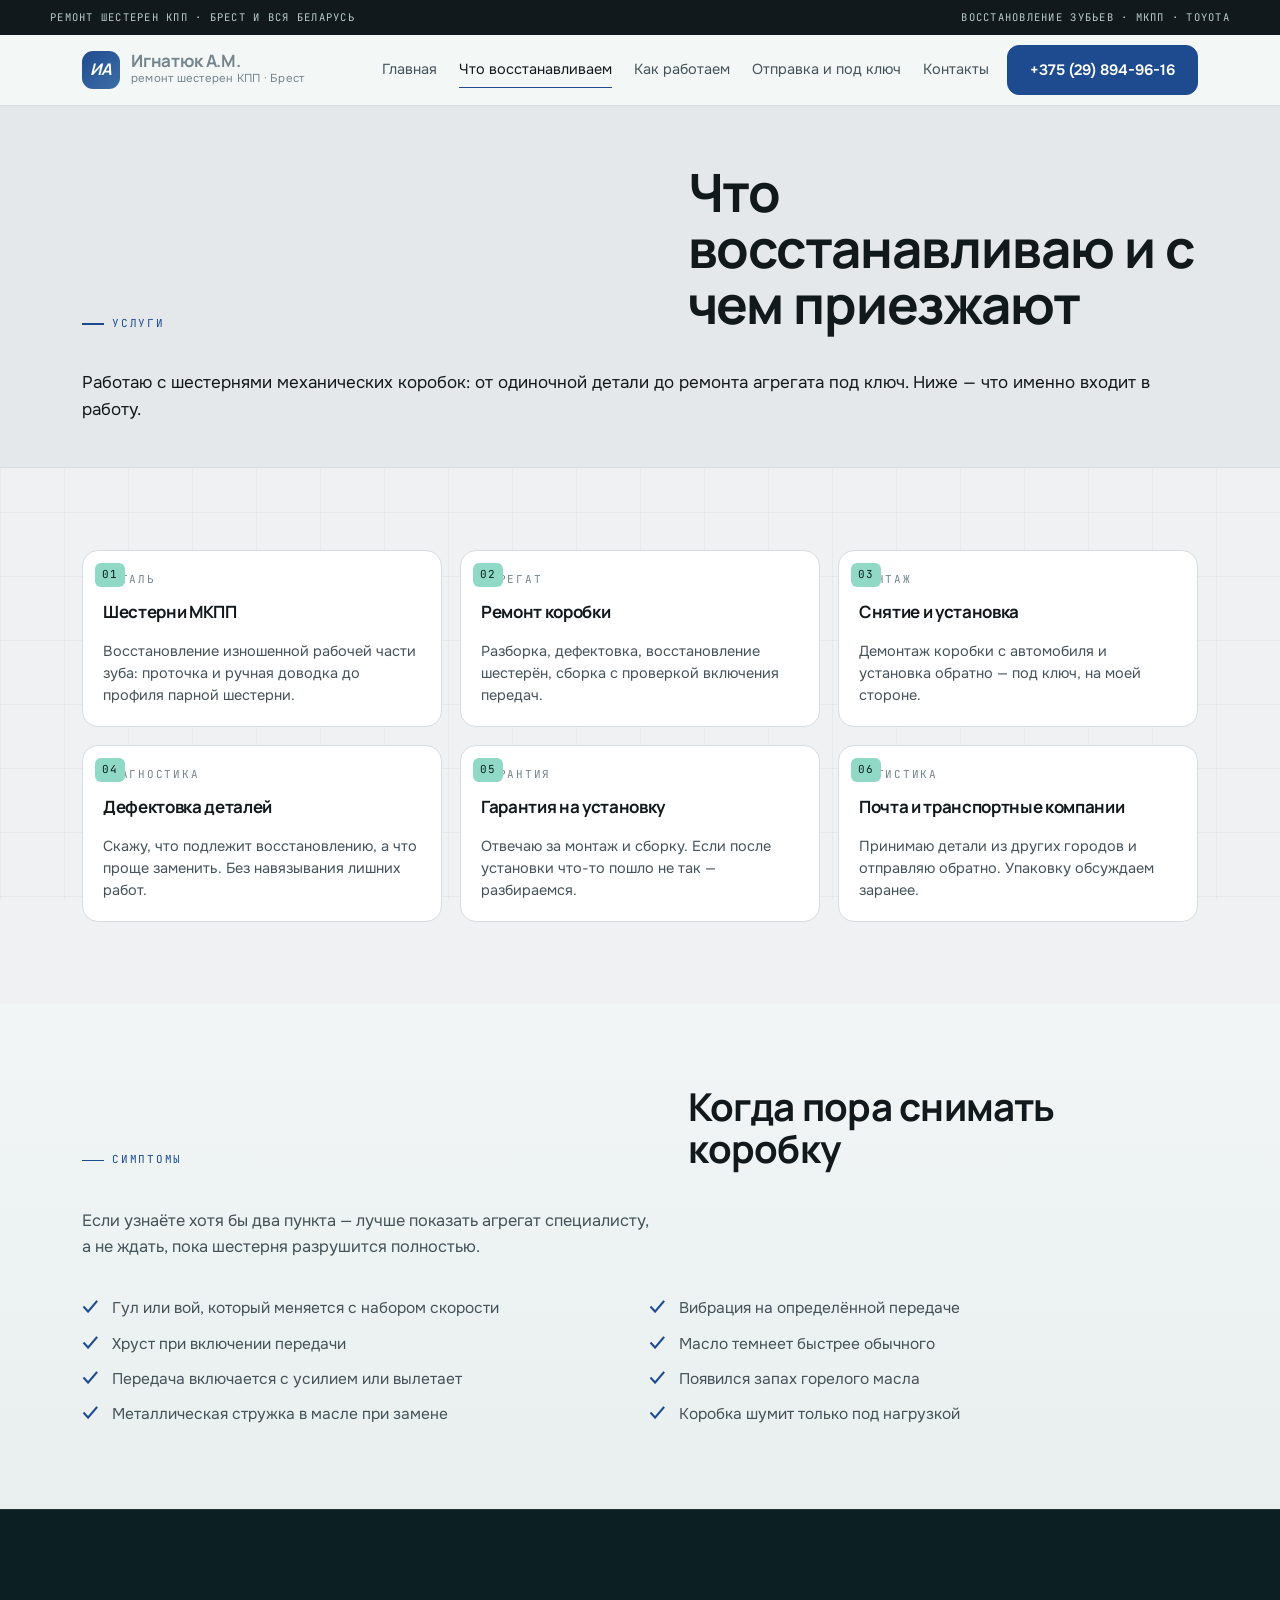
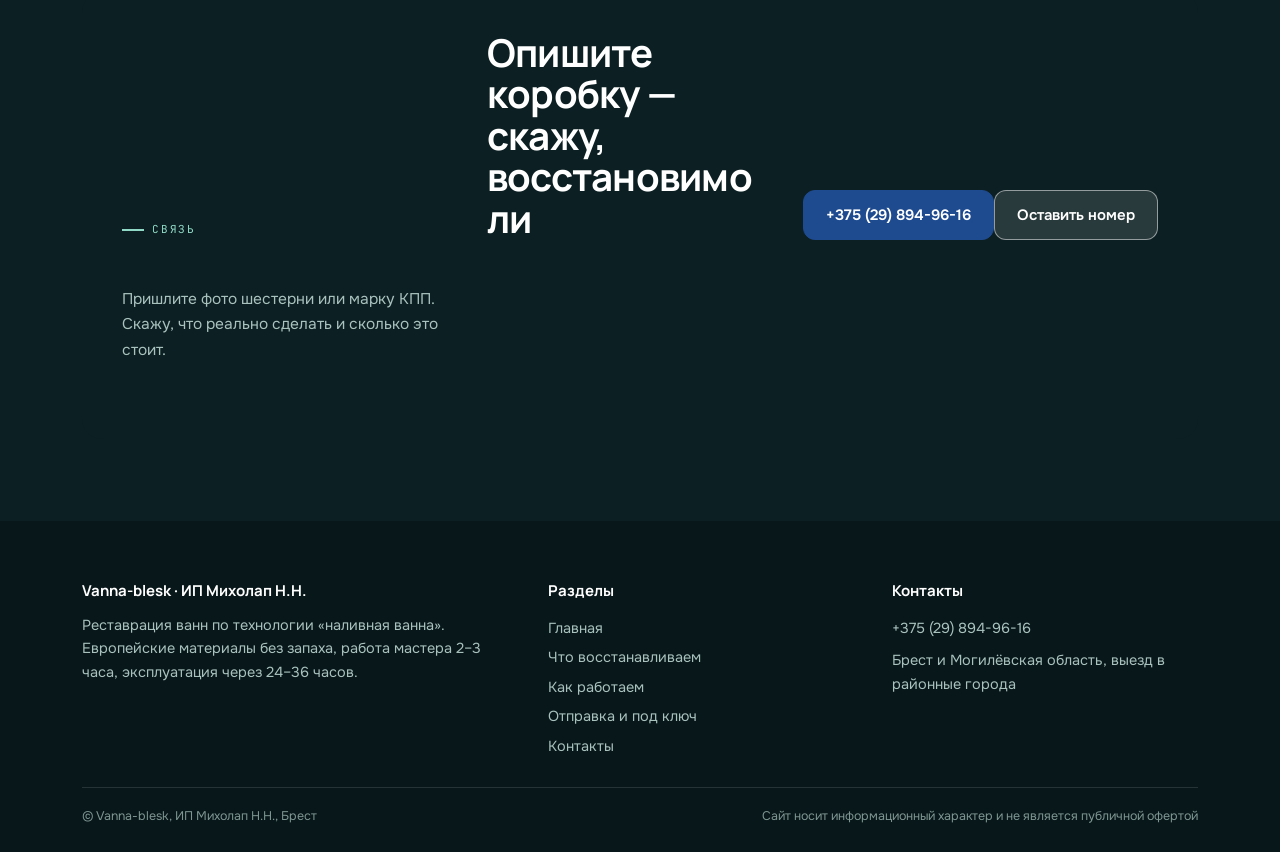
<file: uslugi.html>
<!doctype html>
<html lang="ru">
<head>
<meta charset="utf-8">
<meta name="viewport" content="width=device-width,initial-scale=1">
<title>Что восстанавливаю — шестерни и МКПП | Игнатюк А.М.</title>
<meta name="description" content="Восстановление шестерен МКПП, ремонт коробки, снятие и установка, дефектовка деталей, работа по отправке.">
<link rel="icon" href="assets/img/favicon.svg" type="image/svg+xml">
<link rel="preconnect" href="https://fonts.googleapis.com">
<link rel="preconnect" href="https://fonts.gstatic.com" crossorigin>
<link href="https://fonts.googleapis.com/css2?family=Manrope:wght@500;700;800&family=Onest:wght@400;500;600&family=JetBrains+Mono:wght@400;500&display=swap" rel="stylesheet">
<link rel="stylesheet" href="assets/css/site.css">
</head>
<body>
<div class="topbar"><div class="wrap topbar__in"><span>Ремонт шестерен КПП · Брест и вся Беларусь</span><span>Восстановление зубьев · МКПП · Toyota</span></div></div>
<header class="hdr"><div class="wrap hdr__in">
  <a class="logo" href="index.html"><i>ИА</i><span><b>Игнатюк А.М.</b><span>ремонт шестерен КПП · Брест</span></span></a>
  <nav class="nav"><a href="index.html">Главная</a><a href="uslugi.html" aria-current="page">Что восстанавливаем</a><a href="process.html">Как работаем</a><a href="dostavka.html">Отправка и под ключ</a><a href="kontakty.html">Контакты</a></nav>
  <a class="btn" href="tel:+375298949616">+375 (29) 894-96-16</a>
  <button class="burger" id="burger" aria-label="Меню" aria-expanded="false" aria-controls="drawer"><span></span></button>
</div></header>
<div class="drawer" id="drawer" data-open="false" aria-hidden="true">
  <div class="drawer__inner">
    <div class="drawer__top"><b>Меню</b><button class="drawer__close" id="drawerClose" aria-label="Закрыть">×</button></div>
    <a href="index.html">Главная</a><a href="uslugi.html" aria-current="page">Что восстанавливаем</a><a href="process.html">Как работаем</a><a href="dostavka.html">Отправка и под ключ</a><a href="kontakty.html">Контакты</a>
    <a href="tel:+375298949616" style="margin-top:16px;border:0"><span class="btn" style="width:100%">+375 (29) 894-96-16</span></a>
  </div>
</div>
<section class="phead"><div class="wrap">
<div class="shead"><span class="kick">услуги</span><h1>Что восстанавливаю и с чем приезжают</h1></div>
<p class="lead">Работаю с шестернями механических коробок: от одиночной детали до ремонта агрегата под ключ. Ниже — что именно входит в работу.</p>
</div></section>

<section class="sec"><div class="wrap">
<div class="grid3">
  <div class="card"><div class="svc__body"><span class="mono">деталь</span><h3>Шестерни МКПП</h3><p>Восстановление изношенной рабочей части зуба: проточка и ручная доводка до профиля парной шестерни.</p></div></div>
  <div class="card"><div class="svc__body"><span class="mono">агрегат</span><h3>Ремонт коробки</h3><p>Разборка, дефектовка, восстановление шестерён, сборка с проверкой включения передач.</p></div></div>
  <div class="card"><div class="svc__body"><span class="mono">монтаж</span><h3>Снятие и установка</h3><p>Демонтаж коробки с автомобиля и установка обратно — под ключ, на моей стороне.</p></div></div>
  <div class="card"><div class="svc__body"><span class="mono">диагностика</span><h3>Дефектовка деталей</h3><p>Скажу, что подлежит восстановлению, а что проще заменить. Без навязывания лишних работ.</p></div></div>
  <div class="card"><div class="svc__body"><span class="mono">гарантия</span><h3>Гарантия на установку</h3><p>Отвечаю за монтаж и сборку. Если после установки что-то пошло не так — разбираемся.</p></div></div>
  <div class="card"><div class="svc__body"><span class="mono">логистика</span><h3>Почта и транспортные компании</h3><p>Принимаю детали из других городов и отправляю обратно. Упаковку обсуждаем заранее.</p></div></div>
</div>
</div></section>

<section class="sec sec--alt"><div class="wrap">
<div class="shead"><span class="kick">симптомы</span><h2>Когда пора снимать коробку</h2><p>Если узнаёте хотя бы два пункта — лучше показать агрегат специалисту, а не ждать, пока шестерня разрушится полностью.</p></div>
<div class="grid2">
  <ul class="checks checks--big"><li>Гул или вой, который меняется с набором скорости</li><li>Хруст при включении передачи</li><li>Передача включается с усилием или вылетает</li><li>Металлическая стружка в масле при замене</li></ul>
  <ul class="checks checks--big"><li>Вибрация на определённой передаче</li><li>Масло темнеет быстрее обычного</li><li>Появился запах горелого масла</li><li>Коробка шумит только под нагрузкой</li></ul>
</div>
</div></section>

<section class="sec sec--ink"><div class="wrap"><div class="cta">
<div><div class="shead"><span class="kick">связь</span><h2>Опишите коробку — скажу, восстановимо ли</h2><p>Пришлите фото шестерни или марку КПП. Скажу, что реально сделать и сколько это стоит.</p></div></div>
<div class="cta__act"><a class="btn" href="tel:+375298949616">+375 (29) 894-96-16</a><a class="btn btn--w" href="kontakty.html#zayavka">Оставить номер</a></div>
</div></div></section>

<footer class="foot"><div class="wrap">
  <div class="foot__grid">
    <div><b>Vanna-blesk · ИП Михолап Н.Н.</b>Реставрация ванн по технологии «наливная ванна». Европейские материалы без запаха, работа мастера 2–3 часа, эксплуатация через 24–36 часов.</div>
    <div><b>Разделы</b><a href="index.html">Главная</a><a href="uslugi.html">Что восстанавливаем</a><a href="process.html">Как работаем</a><a href="dostavka.html">Отправка и под ключ</a><a href="kontakty.html">Контакты</a></div>
    <div><b>Контакты</b><a href="tel:+375298949616">+375 (29) 894-96-16</a><a href=""></a>Брест и Могилёвская область, выезд в районные города</div>
  </div>
  <div class="foot__bot"><span>© Vanna-blesk, ИП Михолап Н.Н., Брест</span><span>Сайт носит информационный характер и не является публичной офертой</span></div>
</div></footer>
<div class="fbar"><a class="btn" href="tel:+375298949616">Позвонить</a><a class="btn btn--ghost" href="https://wa.me/375298949616">WhatsApp</a></div>
<script src="assets/js/main.js" defer></script>
</body>
</html>
</file>
<file: assets/css/site.css>
:root{--bg:#EFF1F2;--bg2:#E4E8EA;--panel:#fff;--ink:#12191C;--body:#44525A;--mut:#74858E;--line:#D5DDE0;--line2:#BCC8CD;
--acc:#1E4B8F;--acc2:#153768;--sky:#3E6FA8;--soft:#DCE4EE;--warn:#B5763A;
--f-d:"Manrope",system-ui,sans-serif;--f-t:"Onest",system-ui,sans-serif;--f-m:"JetBrains Mono",monospace;
--r:10px;--wrap:1180px}
*,*::before,*::after{box-sizing:border-box}
html{-webkit-text-size-adjust:100%;scroll-behavior:smooth}
body{margin:0;background:var(--bg);color:var(--ink);font-family:var(--f-t);font-size:17px;line-height:1.62;-webkit-font-smoothing:antialiased}
img{display:block;max-width:100%}
a{color:inherit;text-decoration:none}
button{font:inherit;cursor:pointer}
h1,h2,h3{margin:0;font-family:var(--f-d);font-weight:700;line-height:1.08;letter-spacing:-.02em}
h1{font-size:clamp(2rem,4.6vw,3.5rem)}
h2{font-size:clamp(1.6vw,3vw,2.5rem);font-size:clamp(1.6rem,3vw,2.5rem)}
h3{font-size:1.16rem;line-height:1.3}
p{margin:0}
.wrap{width:100%;max-width:var(--wrap);margin:0 auto;padding:0 clamp(16px,3.2vw,32px)}
.mono,.kick{font-family:var(--f-m);font-size:11px;letter-spacing:.16em;text-transform:uppercase;color:var(--mut)}
.kick{color:var(--acc);display:inline-flex;align-items:center;gap:8px}
.kick::before{content:"";width:22px;height:1.5px;background:var(--acc)}
.topbar{background:var(--ink);color:#B9CCC9;font-family:var(--f-m);font-size:10.5px;letter-spacing:.12em;text-transform:uppercase}
.topbar__in{display:flex;justify-content:space-between;gap:14px;padding:9px 0;flex-wrap:wrap}
.hdr{position:sticky;top:0;z-index:40;background:rgba(244,248,247,.92);backdrop-filter:blur(12px);border-bottom:1px solid var(--line)}
.hdr__in{display:flex;align-items:center;gap:18px;min-height:70px}
.logo{display:flex;align-items:center;gap:11px;margin-right:auto}
.logo i{width:38px;height:38px;border-radius:11px;background:linear-gradient(140deg,var(--acc),var(--sky));display:grid;place-items:center;color:#fff;font-family:var(--f-d);font-weight:700;font-size:16px;flex:none}
.logo b{font-family:var(--f-d);font-size:17px;letter-spacing:-.01em;display:block;line-height:1.15}
.logo span{display:block;font-size:11.5px;color:var(--mut);letter-spacing:.02em}
.nav{display:flex;gap:22px;font-size:14.5px}
.nav a{color:var(--body);padding:6px 0;border-bottom:1.5px solid transparent;transition:.15s}
.nav a:hover,.nav a[aria-current]{color:var(--ink);border-color:var(--acc)}
.btn{display:inline-flex;align-items:center;justify-content:center;gap:9px;min-height:50px;padding:0 22px;border-radius:12px;background:var(--acc);color:#fff;border:1px solid var(--acc);font-weight:600;font-size:15px;transition:.18s}
.btn:hover{background:var(--acc2);border-color:var(--acc2);transform:translateY(-1px)}
.btn--ghost{background:transparent;color:var(--ink);border-color:var(--line2)}
.btn--ghost:hover{background:var(--panel);border-color:var(--acc);color:var(--acc)}
.btn--w{background:rgba(255,255,255,.12);border-color:rgba(255,255,255,.5);color:#fff}
.btn--w:hover{background:rgba(255,255,255,.2)}
.burger{display:none;width:44px;height:44px;border:1px solid var(--line2);border-radius:11px;background:var(--panel);position:relative}
.burger span,.burger span::before,.burger span::after{position:absolute;left:12px;right:12px;height:1.7px;background:var(--ink);content:""}
.burger span{top:21px}.burger span::before{top:-6px}.burger span::after{top:6px}
.hero{position:relative;background:#08171A;color:#fff;overflow:hidden}
.hero__bg{position:absolute;inset:0;background-size:cover;background-position:center;opacity:.55;transform:scale(1.03)}
.hero::after{content:"";position:absolute;inset:0;background:linear-gradient(100deg,rgba(6,20,22,.95),rgba(6,20,22,.75) 55%,rgba(6,20,22,.35))}
.hero__in{position:relative;z-index:2;padding:clamp(48px,7vw,96px) 0 clamp(40px,5vw,70px)}
.hero .kick{color:#8FD9C6}.hero .kick::before{background:#8FD9C6}
.hero h1{color:#fff;margin:16px 0 0;max-width:20ch}
.hero h1 em{font-style:normal;color:#8FD9C6}
.hero__lead{margin-top:18px;max-width:52ch;color:#C6D8D5;font-size:1.06rem}
.hero__cta{display:flex;gap:12px;flex-wrap:wrap;margin-top:26px}
.facts{display:grid;grid-template-columns:repeat(4,1fr);gap:1px;background:rgba(255,255,255,.16);border:1px solid rgba(255,255,255,.16);margin-top:clamp(28px,4vw,46px)}
.facts div{background:rgba(6,20,22,.55);padding:15px 17px}
.facts b{display:block;font-family:var(--f-d);font-size:1.32rem;color:#fff}
.facts span{font-size:12.5px;color:#A9C2BE}
.sec{padding:clamp(48px,6.4vw,92px) 0}
.sec--alt{background:var(--bg2)}
.sec--ink{background:#0C1F22;color:#fff}
.sec--ink .kick{color:#8FD9C6}.sec--ink .kick::before{background:#8FD9C6}
.shead{display:grid;grid-template-columns:minmax(0,1fr) minmax(0,.9fr);gap:clamp(16px,3vw,44px);align-items:end;margin-bottom:clamp(24px,3.4vw,42px)}
.shead p{color:var(--body);font-size:1.02rem}
.sec--ink .shead p{color:#A9C2BE}
.grid3{display:grid;grid-template-columns:repeat(3,1fr);gap:18px}
.grid2{display:grid;grid-template-columns:repeat(2,1fr);gap:18px}
.card{background:var(--panel);border:1px solid var(--line);border-radius:16px;padding:22px;transition:.2s}
.card:hover{border-color:var(--acc);transform:translateY(-2px);box-shadow:0 14px 34px rgba(12,40,38,.08)}
.card h3{margin-bottom:8px}
.card p{color:var(--body);font-size:15px}
.svc{display:grid;grid-template-columns:1.05fr 1fr;gap:0;border:1px solid var(--line);border-radius:18px;overflow:hidden;background:var(--panel)}
.svc__img{aspect-ratio:4/3;background-size:cover;background-position:center}
.svc__body{padding:clamp(20px,2.6vw,30px);display:flex;flex-direction:column;gap:12px}
.steps{counter-reset:s;display:grid;gap:0;border-top:1px solid var(--line2)}
.steps li{list-style:none;display:grid;grid-template-columns:56px 1fr;gap:16px;padding:20px 0;border-bottom:1px solid var(--line);counter-increment:s}
.steps li::before{content:counter(s,decimal-leading-zero);font-family:var(--f-m);font-size:12px;color:var(--acc);padding-top:5px}
.steps b{display:block;font-family:var(--f-d);font-size:1.06rem;margin-bottom:5px}
.steps p{color:var(--body);font-size:15px}
ul.checks{list-style:none;padding:0;margin:0;display:grid;gap:10px}
ul.checks li{display:grid;grid-template-columns:20px 1fr;gap:10px;color:var(--body);font-size:15.5px}
ul.checks li::before{content:"✓";color:var(--acc);font-weight:700}
.sec--ink ul.checks li{color:#B9CCC9}
.sec--ink ul.checks li::before{color:#8FD9C6}
.tags{display:flex;flex-wrap:wrap;gap:9px}
.tags span{font-family:var(--f-m);font-size:11px;letter-spacing:.08em;text-transform:uppercase;padding:8px 12px;border:1px solid var(--line2);border-radius:999px;background:var(--panel);color:var(--body)}
.faq__i{border-bottom:1px solid var(--line)}
.faq__q{width:100%;background:none;border:0;padding:18px 0;display:flex;justify-content:space-between;gap:16px;text-align:left;font-family:var(--f-d);font-size:1.02rem;color:var(--ink)}
.faq__q::after{content:"+";color:var(--acc);font-size:1.3rem;line-height:1}
.faq__i[data-open="true"] .faq__q::after{content:"–"}
.faq__a{display:none;padding:0 0 18px;color:var(--body);font-size:15.5px;max-width:70ch}
.faq__i[data-open="true"] .faq__a{display:block}
.form{background:var(--panel);border:1px solid var(--line);border-radius:18px;padding:clamp(20px,2.6vw,30px)}
.form__row{display:grid;gap:12px;margin-bottom:12px}
.fld label{display:block;font-family:var(--f-m);font-size:10.5px;letter-spacing:.12em;text-transform:uppercase;color:var(--mut);margin-bottom:6px}
.fld input,.fld select,.fld textarea{width:100%;min-height:48px;padding:11px 13px;border:1px solid var(--line2);border-radius:11px;background:var(--bg);color:var(--ink);font:inherit;font-size:15px}
.fld input:focus,.fld select:focus,.fld textarea:focus{outline:none;border-color:var(--acc);box-shadow:0 0 0 3px rgba(18,128,108,.14);background:#fff}
.form__note{font-size:12.5px;color:var(--mut);margin-top:10px}
.formout{display:none;margin-top:12px;padding:12px 14px;border-radius:11px;background:var(--soft);color:var(--acc2);font-size:14px}
.formout[data-show="true"]{display:block}
.cta{background:#0C1F22;color:#fff;border-radius:20px;padding:clamp(24px,3.4vw,40px);display:grid;grid-template-columns:1fr auto;gap:22px;align-items:center}
.cta h2{color:#fff;max-width:26ch}
.cta p{color:#A9C2BE;margin-top:10px;font-size:15.5px}
.foot{background:#08171A;color:#A9C2BE;padding:clamp(36px,4.6vw,60px) 0 26px;font-size:14.5px}
.foot__grid{display:grid;grid-template-columns:1.4fr 1fr 1fr;gap:clamp(18px,3vw,40px);padding-bottom:26px;border-bottom:1px solid rgba(255,255,255,.12)}
.foot b{color:#fff;display:block;font-family:var(--f-d);margin-bottom:10px;font-size:15px}
.foot a{display:block;padding:3px 0}
.foot a:hover{color:#8FD9C6}
.foot__bot{display:flex;justify-content:space-between;gap:14px;padding-top:18px;flex-wrap:wrap;font-size:12.5px;color:#7E9692}
.fbar{display:none;position:fixed;left:0;right:0;bottom:0;z-index:45;background:rgba(8,23,26,.96);border-top:1px solid rgba(255,255,255,.12);padding:9px 12px;gap:9px}
.fbar .btn{flex:1;min-height:46px}
.phead{background:var(--bg2);border-bottom:1px solid var(--line);padding:clamp(34px,4.6vw,64px) 0 clamp(26px,3.4vw,44px)}
.crumbs{font-family:var(--f-m);font-size:11px;letter-spacing:.1em;text-transform:uppercase;color:var(--mut);margin-bottom:12px}
.crumbs a:hover{color:var(--acc)}
.phead h1{max-width:24ch}
.phead__lead{margin-top:14px;color:var(--body);max-width:62ch;font-size:1.02rem}
.pimg{aspect-ratio:16/9;border-radius:16px;background-size:cover;background-position:center;border:1px solid var(--line)}
.drawer{position:fixed;inset:0;z-index:60;display:none;background:rgba(8,23,26,.55);backdrop-filter:blur(3px)}
.drawer[data-open="true"]{display:block}
.drawer__inner{position:absolute;right:0;top:0;bottom:0;width:min(360px,86vw);background:var(--bg);padding:20px;overflow:auto}
.drawer__top{display:flex;justify-content:space-between;align-items:center;margin-bottom:18px}
.drawer__close{width:40px;height:40px;border:1px solid var(--line2);border-radius:10px;background:var(--panel);font-size:18px}
.drawer a{display:block;padding:12px 0;border-bottom:1px solid var(--line);font-size:16px}
@media(max-width:980px){
 .nav,.hdr .btn{display:none}.burger{display:block}
 .facts{grid-template-columns:repeat(2,1fr)}
 .shead,.grid3,.grid2,.svc,.cta{grid-template-columns:1fr}
 .foot__grid{grid-template-columns:1fr 1fr}
 .cta{gap:16px}
}
@media(max-width:620px){
 .fbar{display:flex}body{padding-bottom:64px}
 .grid3{gap:14px}
 .steps li{grid-template-columns:40px 1fr}
 .foot__grid{grid-template-columns:1fr}
}

.price{width:100%;border-collapse:collapse;font-size:15px}
.price th{text-align:left;font-family:var(--f-m);font-size:11px;letter-spacing:.14em;text-transform:uppercase;color:var(--mut);padding:12px 16px;border-bottom:1px solid var(--line2)}
.price td{padding:13px 16px;border-bottom:1px solid var(--line)}
.price .num{text-align:right;font-weight:600;white-space:nowrap;font-variant-numeric:tabular-nums}
.price tr.grp td{background:var(--bg2);font-weight:700;font-size:13px;letter-spacing:.04em;text-transform:uppercase;color:var(--acc2);border-bottom:1px solid var(--line2)}
.price tbody tr:not(.grp):hover td{background:rgba(15,113,134,.05)}

h1,h2,h3,.logo b{font-weight:700}

.phead h1{font-size:clamp(2rem,4.4vw,3.3rem);line-height:1.06}

/* ---------- FIX: герой, факты, фото ---------- */
.hero{background:radial-gradient(120% 120% at 80% 0%,#0F2A2E 0%,#08171A 60%);border-bottom:1px solid rgba(255,255,255,.08)}
.hero::after{display:none}
.hero__in{display:grid;grid-template-columns:minmax(0,1.02fr) minmax(0,.98fr);gap:clamp(24px,4vw,54px);align-items:center;padding:clamp(40px,5.4vw,74px) 0}
.hero h1{font-size:clamp(2rem,4.2vw,3.5rem);line-height:1.04;max-width:22ch}
.hero__fig{position:relative;border-radius:18px;overflow:hidden;aspect-ratio:5/4;box-shadow:0 24px 60px rgba(0,0,0,.45);border:1px solid rgba(255,255,255,.12)}
.hero__fig img{width:100%;height:100%;object-fit:cover;display:block}
.hero__cap{position:absolute;left:0;right:0;bottom:0;padding:38px 18px 16px;display:flex;flex-direction:column;gap:5px;
background:linear-gradient(to top,rgba(5,16,18,.94),rgba(5,16,18,.55) 55%,transparent)}
.hero__cap .mono{color:#8FD9C6;font-size:11px;letter-spacing:.14em;text-transform:uppercase}
.hero__cap b{color:#fff;font-size:14.5px;font-weight:600}
.hero__act{display:flex;gap:12px;flex-wrap:wrap;margin-top:26px}
.hero .checks{margin-top:20px;display:grid;gap:9px}
.hero .checks li{color:#C6D8D5;font-size:14.5px}
.hero .checks li::before{background:#8FD9C6}
.hero .btn--ghost{color:#EAF4F2;border-color:rgba(255,255,255,.34);background:rgba(255,255,255,.06)}
.hero .btn--ghost:hover{background:rgba(255,255,255,.14);color:#fff;border-color:#8FD9C6}

.facts{display:block;background:none;border:0;margin-top:0;padding:0}
.facts__in{display:grid;grid-template-columns:repeat(4,minmax(0,1fr));gap:1px;background:rgba(255,255,255,.14);
border:1px solid rgba(255,255,255,.14);border-radius:16px;overflow:hidden}
.facts__in .fact{background:#0C1F22;padding:16px 18px}
.facts__in b{display:block;font-family:var(--f-d);font-size:1.34rem;color:#fff;line-height:1}
.facts__in span{display:block;margin-top:6px;font-size:12.5px;color:#A9C2BE;line-height:1.35}

.card img{width:100%;aspect-ratio:4/3;object-fit:cover;border-radius:12px;margin-bottom:14px}
.card{padding:18px}
.svc__img{background-size:cover;background-position:center}
.pimg{background-size:cover;background-position:center}

@media (max-width:900px){
  .hero__in{grid-template-columns:1fr;gap:24px}
  .hero__fig{aspect-ratio:16/10;order:2}
  .facts__in{grid-template-columns:repeat(2,minmax(0,1fr))}
}

/* атрибуты height у img не должны растягивать фото по вертикали */
img{height:auto}
.hero__fig img{height:100%}
.card img{height:auto;aspect-ratio:4/3;object-fit:cover}

/* ---------- полировка главной ---------- */
.facts{background:#0C1F22;padding:clamp(20px,2.6vw,30px) 0;border-bottom:1px solid rgba(255,255,255,.07)}
.facts__in{background:none;border:0;border-radius:0;gap:clamp(14px,2vw,26px);grid-template-columns:repeat(4,minmax(0,1fr))}
.facts__in .fact{background:none;padding:0 0 0 16px;border-left:1px solid rgba(143,217,198,.32)}
.facts__in .fact:first-child{border-left:0;padding-left:0}
.facts__in b{color:#8FD9C6}
.card{background:#fff;border:1px solid var(--line);border-radius:16px;padding:14px 14px 20px;display:flex;flex-direction:column;gap:0}
.card .svc__body{padding:6px 6px 0}
.card h3{font-size:1.06rem;margin-bottom:6px}
.card p{font-size:14.5px;line-height:1.5;color:var(--body)}
.card:hover{transform:translateY(-3px);box-shadow:0 18px 40px rgba(12,40,38,.10);border-color:#BBD3CE}
.shead h2{max-width:26ch}
.shead{margin-bottom:clamp(22px,3vw,36px)}
.sec--alt{background:linear-gradient(180deg,#F1F5F5,#E9EFEF)}

/* ---------- фактура и акценты ---------- */
body{background-image:linear-gradient(rgba(20,60,58,.045) 1px,transparent 1px),linear-gradient(90deg,rgba(20,60,58,.045) 1px,transparent 1px);background-size:64px 64px;background-attachment:fixed}
.hero{background:radial-gradient(120% 120% at 82% 0%,#123034 0%,#0A1D20 55%,#08171A 100%)}
.facts{background:#0C1F22}.sec--ink{background:#0C1F22}.foot{background:#08171A}
.hero__fig::after{content:"";position:absolute;inset:0;border-radius:18px;box-shadow:inset 0 0 0 1px rgba(255,255,255,.14);pointer-events:none}
.steps .step{display:grid;grid-template-columns:56px minmax(0,1fr);gap:18px;padding:22px 0;border-bottom:1px solid var(--line);align-items:start}
.steps .step__n{width:44px;height:44px;border-radius:12px;display:grid;place-items:center;background:#0C1F22;color:#8FD9C6;font-family:var(--f-m);font-size:15px;font-weight:500}
.steps .step h3{margin:0 0 6px;font-size:1.08rem}
.steps .step p{margin:0;color:var(--body);font-size:14.8px;line-height:1.55;max-width:64ch}
.grid3{counter-reset:c}
.grid3 .card{position:relative}
.grid3 .card::after{counter-increment:c;content:"0" counter(c);position:absolute;top:12px;left:12px;z-index:2;
font-family:var(--f-m);font-size:11px;letter-spacing:.1em;color:#0C1F22;background:#8FD9C6;padding:3px 7px;border-radius:6px}
.sec--ink{border-top:1px solid rgba(255,255,255,.08)}
</file>
